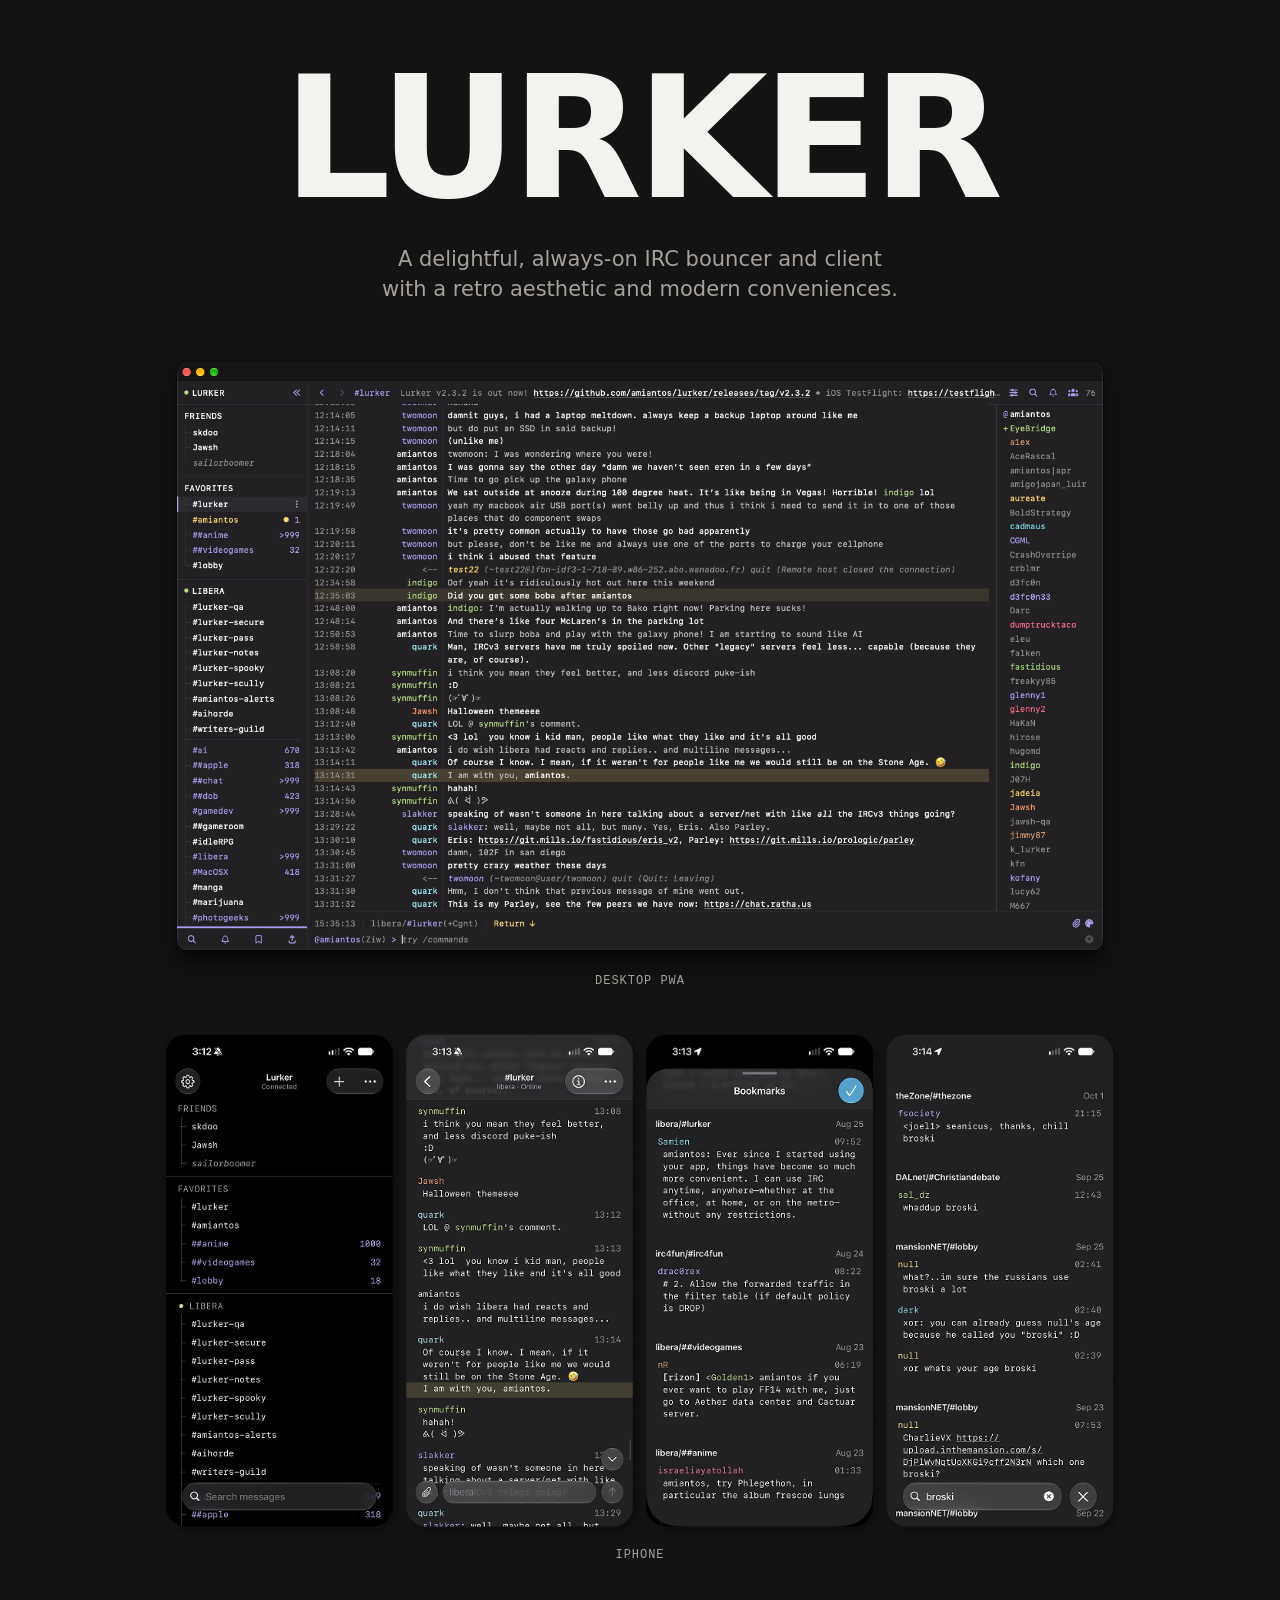
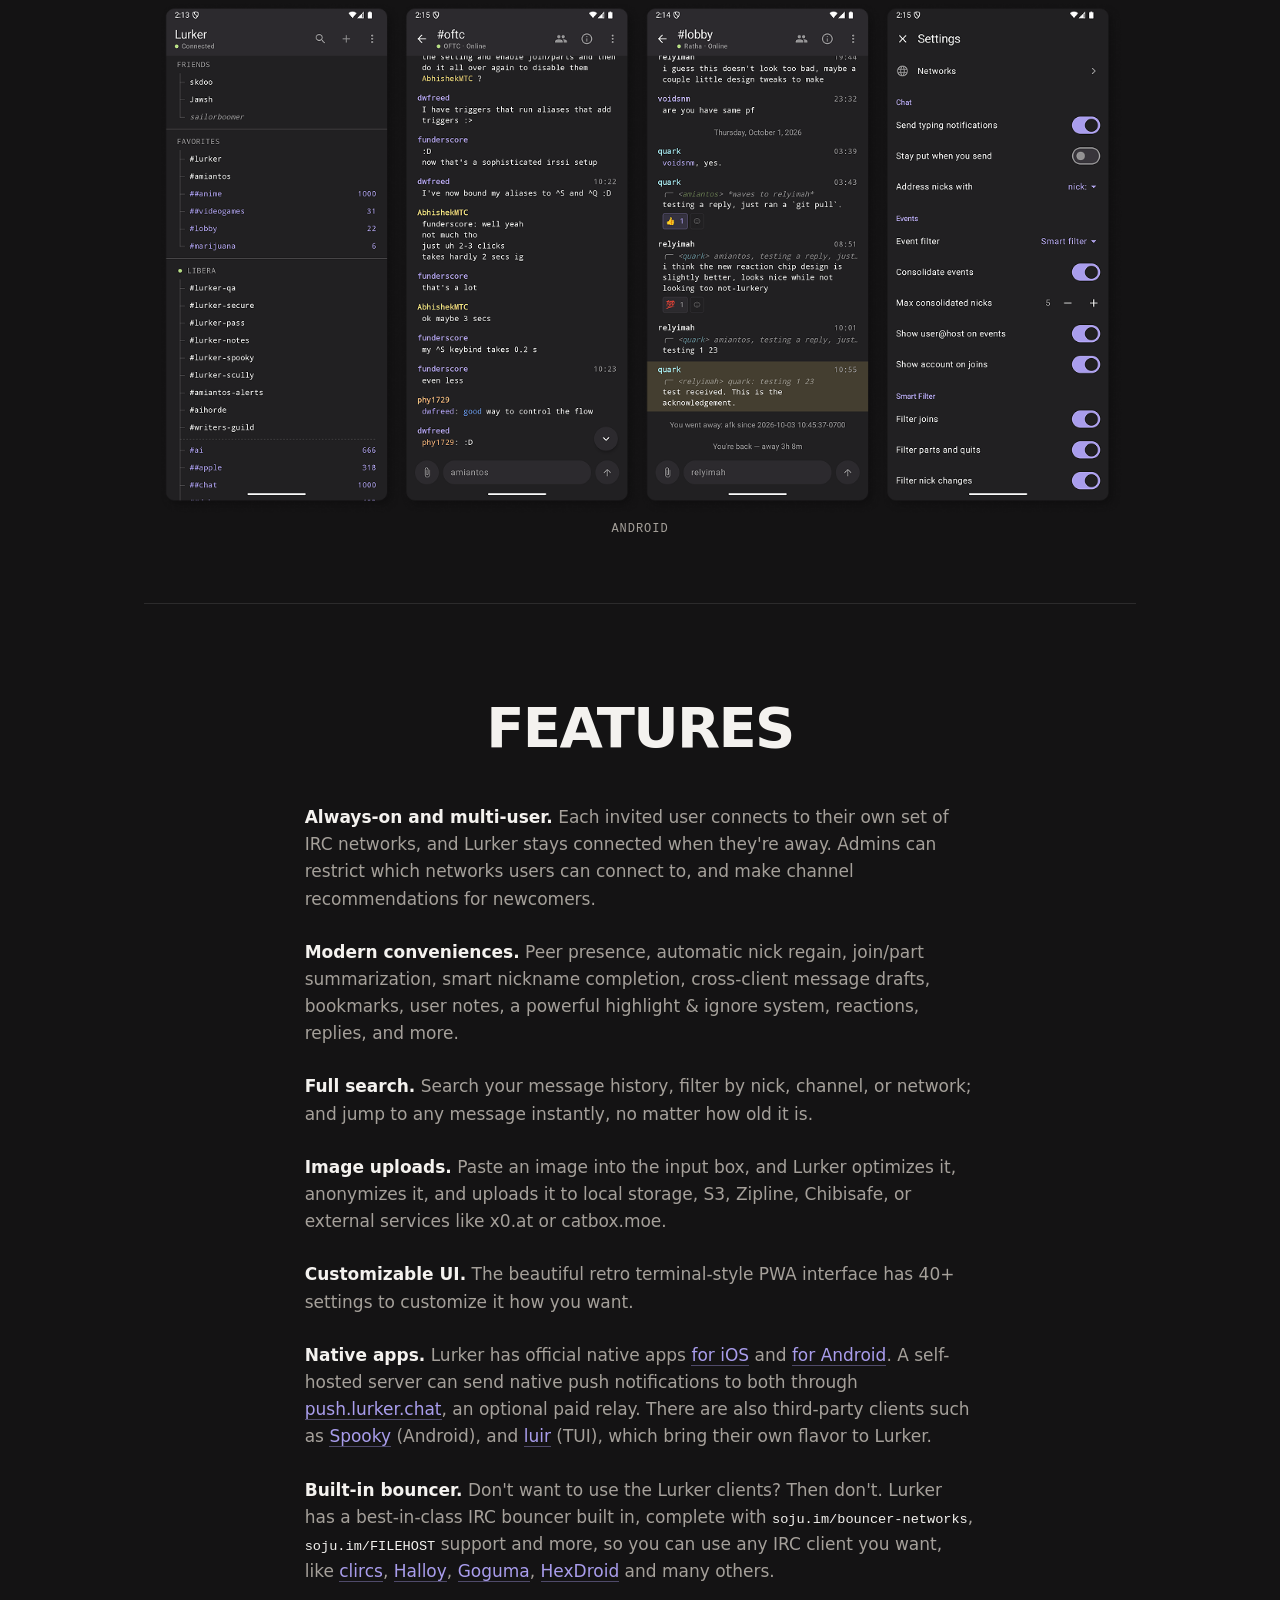
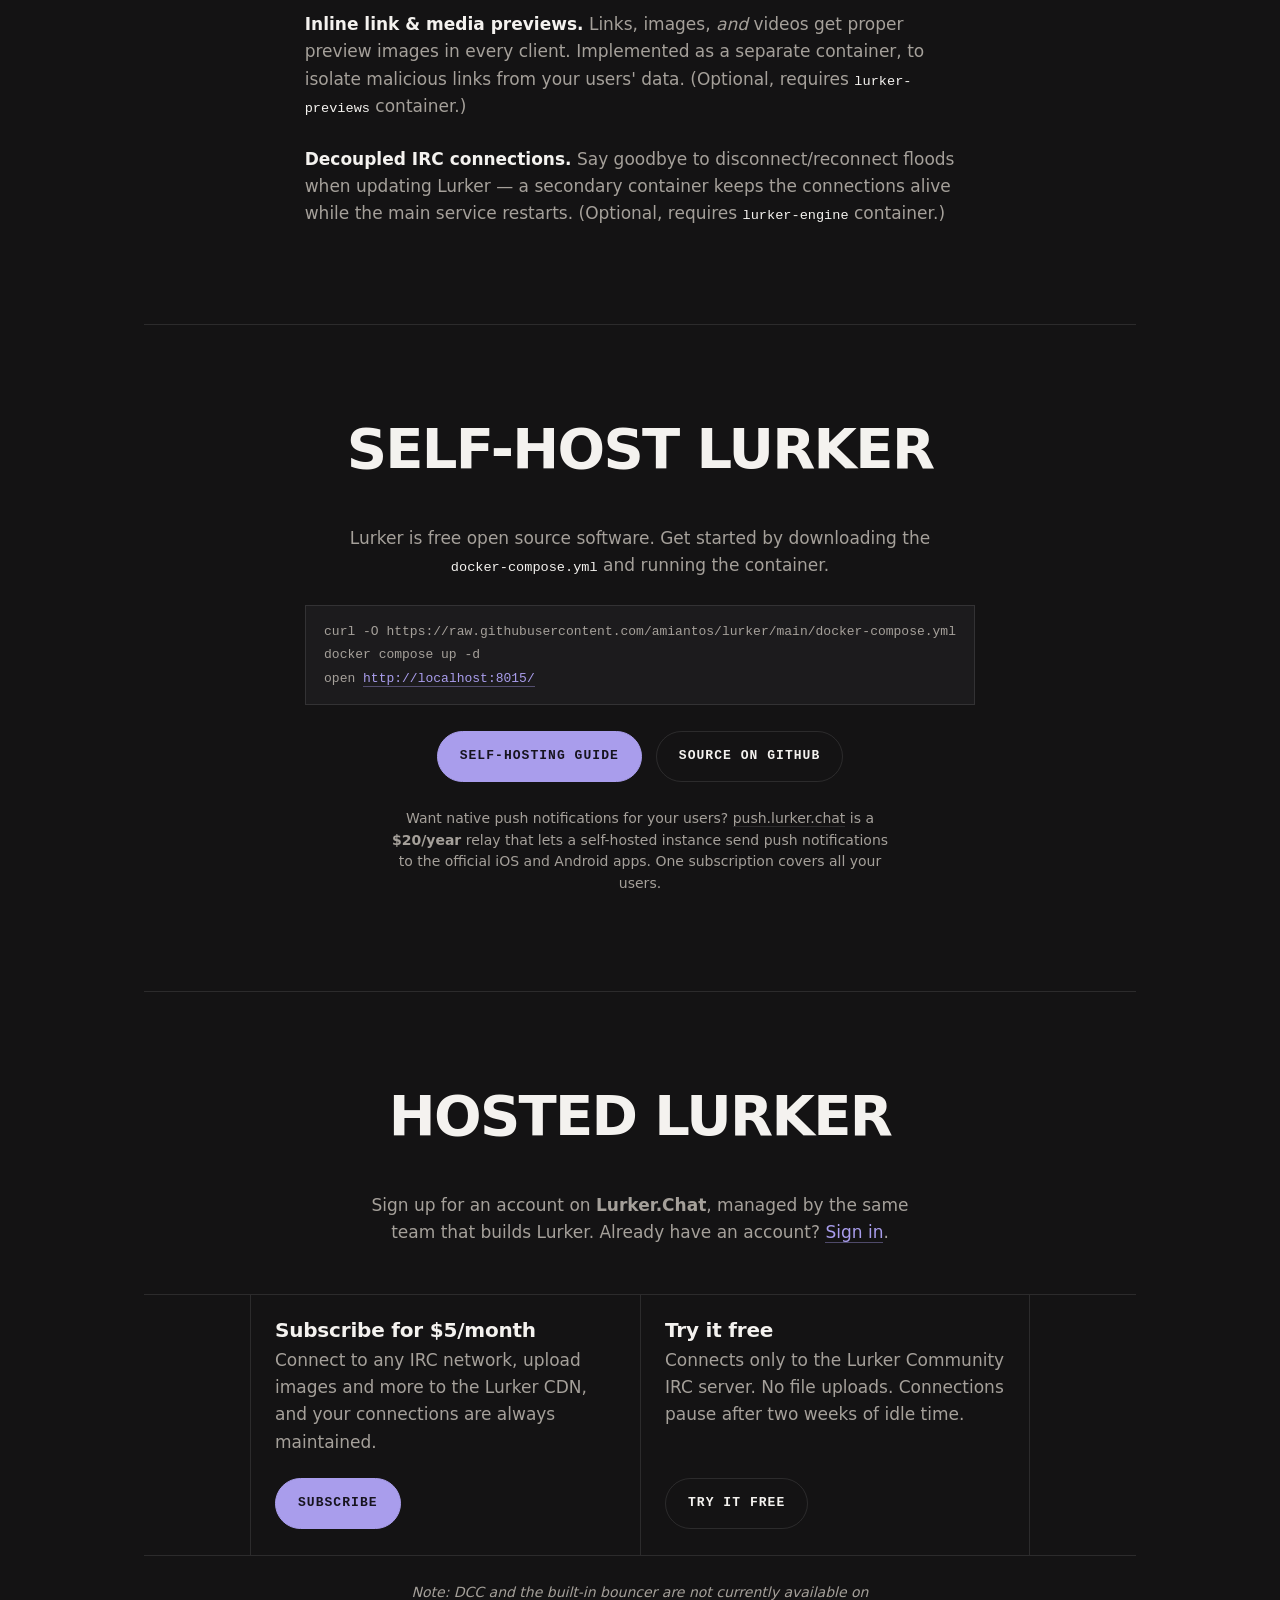
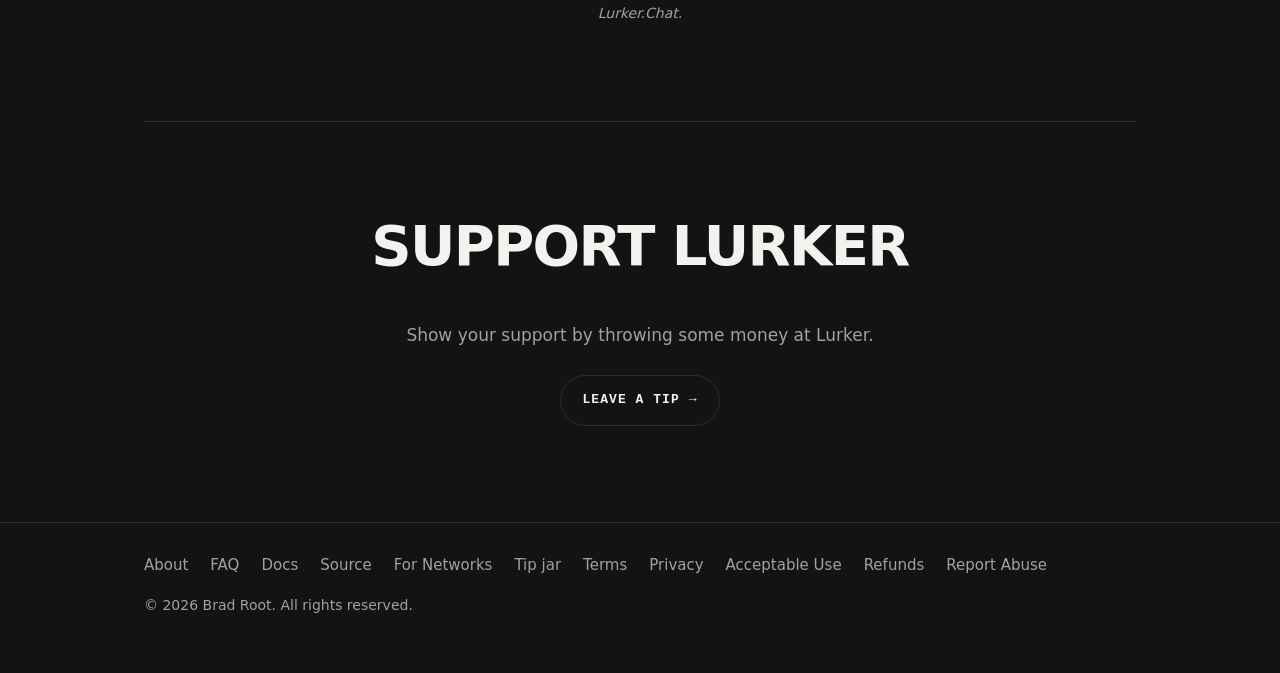
<file: index.html>
<!doctype html>
<html lang="en">
<head>
<meta charset="utf-8" />
<meta name="viewport" content="width=device-width, initial-scale=1" />
<title>Lurker — a delightful IRC bouncer and client</title>
<meta name="description" content="Lurker is a delightful, always-on IRC bouncer and client with a retro aesthetic and modern conveniences. Self-host it free, or let us run it for you at lurker.chat." />
<meta property="og:title" content="Lurker" />
<meta property="og:description" content="A delightful, always-on IRC bouncer and client with a retro aesthetic and modern conveniences." />
<meta property="og:type" content="website" />
<meta property="og:url" content="https://lurker.chat/" />
<meta property="og:image" content="https://lurker.chat/img/screenshot.png" />
<meta name="twitter:card" content="summary_large_image" />
<link rel="stylesheet" href="/style.css" />
<link rel="icon" href="/favicon.ico" sizes="any" />
<link rel="icon" type="image/png" sizes="32x32" href="/img/favicon-32.png" />
<link rel="icon" type="image/png" sizes="16x16" href="/img/favicon-16.png" />
<link rel="apple-touch-icon" href="/img/apple-touch-icon.png" />
</head>
<body>

<main class="wrap">

  <section class="hero">
    <h1>Lurker</h1>
    <p class="lede">A delightful, always-on IRC bouncer and client with a retro aesthetic and modern conveniences.</p>
  </section>

  <section class="shots">
    <figure class="shot shot-desktop">
      <a href="#fig1" aria-label="Enlarge the Lurker screenshot"><img src="/img/screenshot.png" alt="The Lurker web client: a network and channel list, an active conversation, and a member list in a dark retro terminal interface." width="1675" height="1103" /></a>
      <figcaption>Desktop PWA</figcaption>
    </figure>
    <figure class="shot">
      <a href="#fig2" aria-label="Enlarge the Lurker for iOS screenshots"><img src="/img/ios-screenshot.png" alt="Lurker for iOS: the buffer list, a channel conversation, bookmarks, and message search." width="1289" height="695" loading="lazy" /></a>
      <figcaption>iPhone</figcaption>
    </figure>
    <figure class="shot">
      <a href="#fig3" aria-label="Enlarge the Lurker for Android screenshots"><img src="/img/android-screenshot.png" alt="Lurker for Android: the buffer list, two channel conversations with replies and reactions, and settings." width="1289" height="695" loading="lazy" /></a>
      <figcaption>Android</figcaption>
    </figure>
  </section>

  <section class="features">
    <h2>Features</h2>
    <ul>
      <li><b>Always-on and multi-user.</b> Each invited user connects to their own set of IRC networks, and Lurker stays connected when they're away. Admins can restrict which networks users can connect to, and make channel recommendations for newcomers.</li>
      <li><b>Modern conveniences.</b> Peer presence, automatic nick regain, join/part summarization, smart nickname completion, cross-client message drafts, bookmarks, user notes, a powerful highlight &amp; ignore system, reactions, replies, and more.</li>
      <li><b>Full search.</b> Search your message history, filter by nick, channel, or network; and jump to any message instantly, no matter how old it is.</li>
      <li><b>Image uploads.</b> Paste an image into the input box, and Lurker optimizes it, anonymizes it, and uploads it to local storage, S3, Zipline, Chibisafe, or external services like x0.at or catbox.moe.</li>
      <li><b>Customizable UI.</b> The beautiful retro terminal-style PWA interface has 40+ settings to customize it how you want.</li>
      <li><b>Native apps.</b> Lurker has official native apps <a href="https://github.com/amiantos/lurker-ios">for iOS</a> and <a href="https://github.com/amiantos/lurker-android">for Android</a>. A self-hosted server can send native push notifications to both through <a href="https://push.lurker.chat">push.lurker.chat</a>, an optional paid relay. There are also third-party clients such as <a href="https://github.com/JawshTheDark/Spooky">Spooky</a> (Android), and <a href="https://luir.org">luir</a> (TUI), which bring their own flavor to Lurker.</li>
      <li><b>Built-in bouncer.</b> Don't want to use the Lurker clients? Then don't. Lurker has a best-in-class IRC bouncer built in, complete with <code>soju.im/bouncer-networks</code>, <code>soju.im/FILEHOST</code> support and more, so you can use any IRC client you want, like <a href="https://github.com/rekkals/clircs">clircs</a>, <a href="https://github.com/squidowl/halloy">Halloy</a>, <a href="https://codeberg.org/emersion/goguma">Goguma</a>, <a href="https://github.com/boxlabss/hexdroid">HexDroid</a> and many others.</li>
      <li><b>Inline link &amp; media previews.</b> Links, images, <em>and</em> videos get proper preview images in every client. Implemented as a separate container, to isolate malicious links from your users' data. (Optional, requires <code>lurker-previews</code> container.)</li>
      <li><b>Decoupled IRC connections.</b> Say goodbye to disconnect/reconnect floods when updating Lurker — a secondary container keeps the connections alive while the main service restarts. (Optional, requires <code>lurker-engine</code> container.)</li>
    </ul>
  </section>

  <section class="doors" id="get-lurker">
    <h2>Self-Host Lurker</h2>
    <p class="doors-lede">Lurker is free open source software. Get started by downloading the <code>docker-compose.yml</code> and running the container.</p>
    <pre class="cmd"><code>curl -O https://raw.githubusercontent.com/amiantos/lurker/main/docker-compose.yml
docker compose up -d
open <a href="http://localhost:8015/">http://localhost:8015/</a></code></pre>
    <p class="actions">
      <a class="btn primary" href="https://docs.lurker.chat/SELF_HOSTING">Self-hosting guide</a>
      <a class="btn" href="https://github.com/amiantos/lurker">Source on GitHub</a>
    </p>
    <p class="fineprint muted">Want native push notifications for your users? <a href="https://push.lurker.chat">push.lurker.chat</a> is a <strong>$20/year</strong> relay that lets a self-hosted instance send push notifications to the official iOS and Android apps. One subscription covers all your users.</p>
  </section>

  <section class="doors" id="pay-for-lurker">
    <h2>Hosted Lurker</h2>
    <p class="doors-lede">Sign up for an account on <strong>Lurker.Chat</strong>, managed by the same team that builds Lurker. Already have an account? <a href="https://app.lurker.chat/login">Sign in</a>.</p>
    <div class="plans">
      <div class="split titled">
        <div>
          <h3>Subscribe for $5/month</h3>
          <p>Connect to any IRC network, upload images and more to the Lurker CDN, and your connections are always maintained.</p>
          <p class="actions"><a class="btn primary" href="https://app.lurker.chat/signup?plan=paid">Subscribe</a></p>
        </div>
        <div>
          <h3>Try it free</h3>
          <p>Connects only to the Lurker Community IRC server. No file uploads. Connections pause after two weeks of idle time.</p>
          <p class="actions"><a class="btn" href="https://app.lurker.chat/signup">Try it free</a></p>
        </div>
      </div>
    </div>
    <p class="fineprint muted"><em>Note: DCC and the built-in bouncer are not currently available on Lurker.Chat.</em></p>
  </section>

  <section class="doors" id="support-lurker">
    <h2>Support Lurker</h2>
    <p class="doors-lede">Show your support by throwing some money at Lurker.</p>
    <p class="actions"><a class="btn" href="https://buy.stripe.com/bJe00lfnN3HO3a920e3sI00">Leave a tip &rarr;</a></p>
  </section>

</main>

<footer class="footer">
  <div class="wrap">
    <nav>
      <a href="/about">About</a>
      <a href="/faq">FAQ</a>
      <a href="https://docs.lurker.chat">Docs</a>
      <a href="https://github.com/amiantos/lurker">Source</a>
      <a href="/networks">For Networks</a>
      <a href="https://buy.stripe.com/bJe00lfnN3HO3a920e3sI00">Tip jar</a>
      <a href="/terms">Terms</a>
      <a href="/privacy">Privacy</a>
      <a href="/acceptable-use">Acceptable Use</a>
      <a href="/refunds">Refunds</a>
      <a href="/abuse">Report Abuse</a>
    </nav>
    <p class="fineprint">© 2026 Brad Root. All rights reserved.</p>
  </div>
</footer>

<a href="#_" id="fig1" class="lightbox" aria-label="Close enlarged screenshot"><img src="/img/screenshot.png" alt="" /></a>
<a href="#_" id="fig2" class="lightbox" aria-label="Close enlarged screenshot"><img src="/img/ios-screenshot.png" alt="" /></a>
<a href="#_" id="fig3" class="lightbox" aria-label="Close enlarged screenshot"><img src="/img/android-screenshot.png" alt="" /></a>

<!-- 100% privacy-first analytics -->
<script async src="https://scripts.simpleanalyticscdn.com/latest.js"></script>

</body>
</html>
</file>
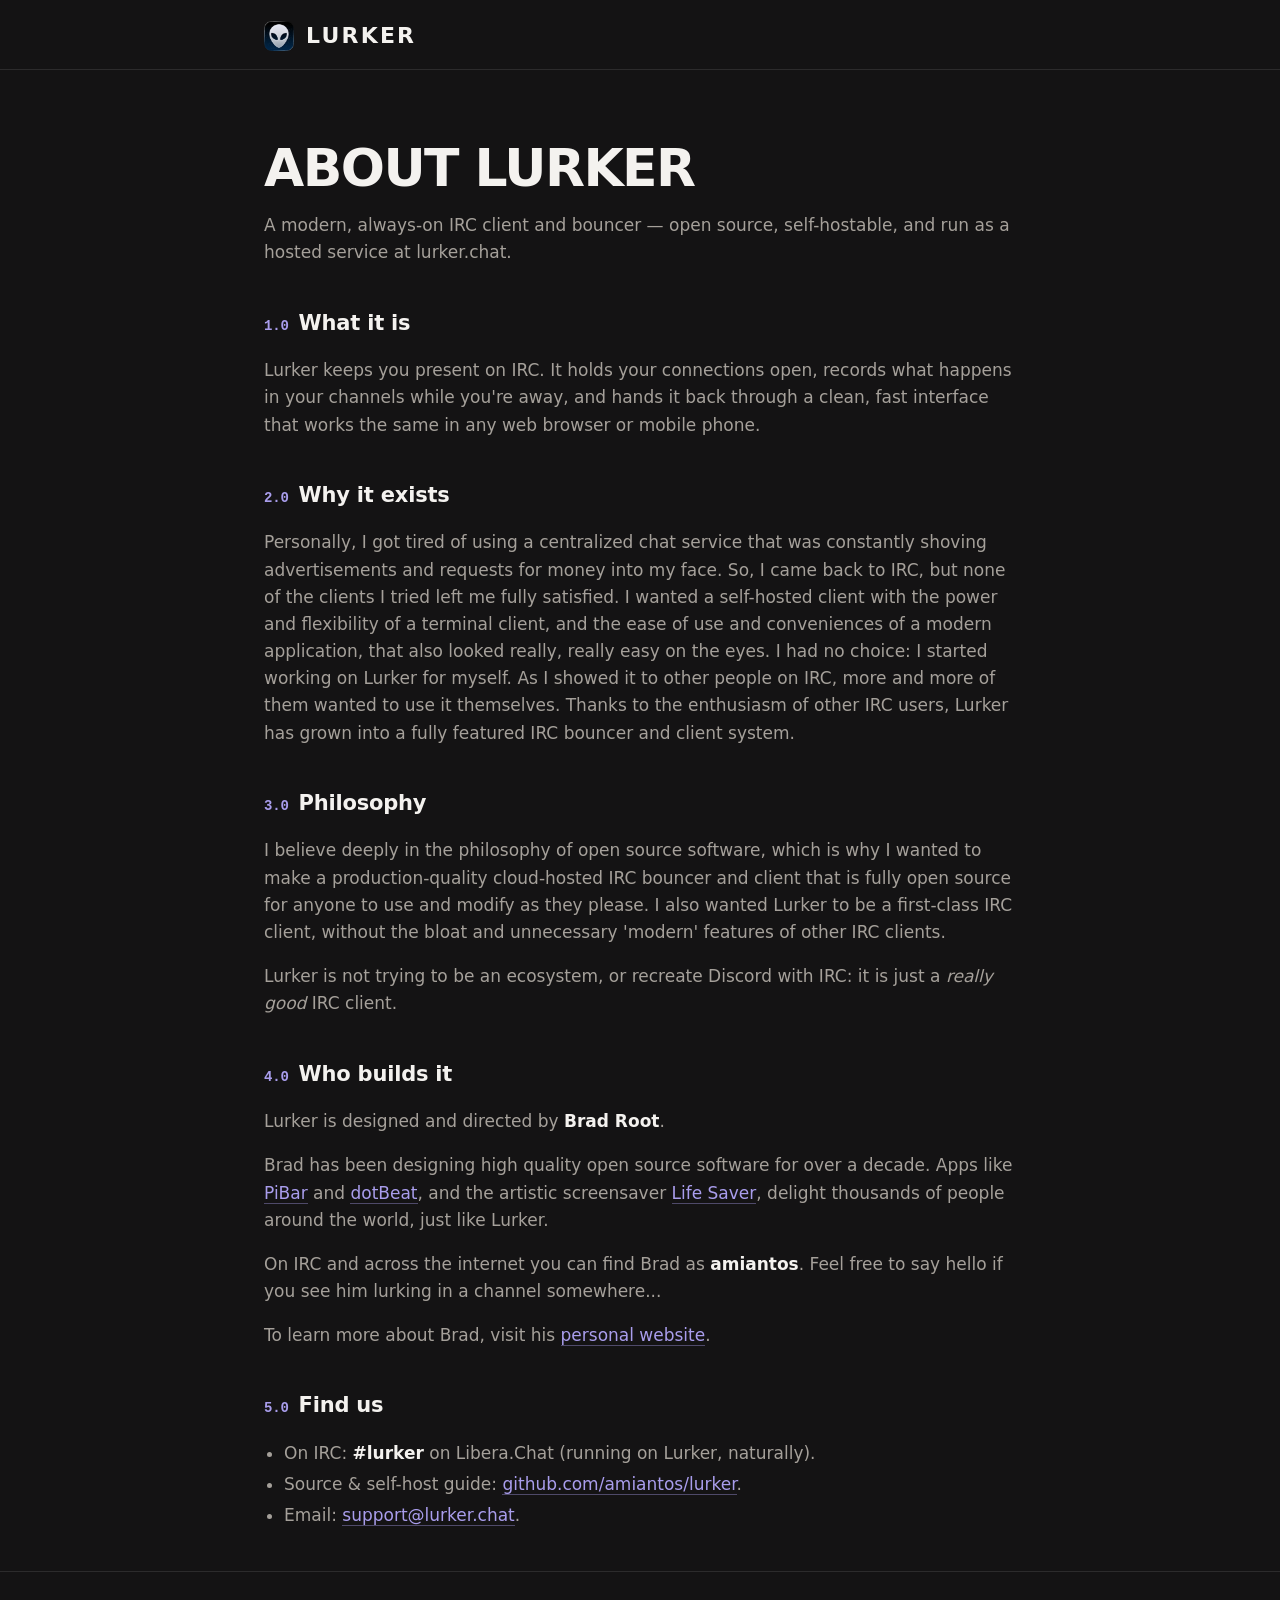
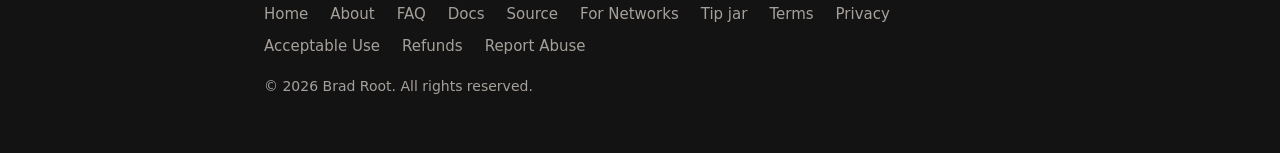
<file: about.html>
<!doctype html>
<html lang="en">
<head>
<meta charset="utf-8" />
<meta name="viewport" content="width=device-width, initial-scale=1" />
<title>Lurker — About</title>
<meta name="description" content="What Lurker is, why it exists, and who builds and runs it: a modern, always-on, open-source IRC client — self-host it free, or use the hosted service at lurker.chat." />
<link rel="stylesheet" href="/style.css" />
<link rel="icon" href="/favicon.ico" sizes="any" />
<link rel="icon" type="image/png" sizes="32x32" href="/img/favicon-32.png" />
<link rel="icon" type="image/png" sizes="16x16" href="/img/favicon-16.png" />
<link rel="apple-touch-icon" href="/img/apple-touch-icon.png" />
</head>
<body class="doc">

<header class="masthead">
  <div class="wrap">
    <a class="brand" href="/"><img class="mark" src="/img/lurker-icon.png" alt="Lurker" width="30" height="30" /><span class="wordmark">LURKER</span></a>
  </div>
</header>

<main class="wrap prose">
  <h1>About Lurker</h1>
  <p class="muted">A modern, always-on IRC client and bouncer — open source, self-hostable, and run
    as a hosted service at lurker.chat.</p>

  <h2><span class="s">1.0</span>What it is</h2>
  <p>Lurker keeps you present on IRC. It holds your connections open, records what happens in your
    channels while you're away, and hands it back through a clean, fast interface that works the same
    in any web browser or mobile phone.</p>

  <h2><span class="s">2.0</span>Why it exists</h2>
  <p>Personally, I got tired of using a centralized chat service that was constantly shoving advertisements and
    requests for money into my face. So, I came back to IRC, but none of the clients I tried left me fully
    satisfied. I wanted a self-hosted client with the power and flexibility of a terminal client, and the 
    ease of use and conveniences of a modern application, that also looked really, really easy on the eyes.
    I had no choice: I started working on Lurker for myself. As I showed it to other people on IRC,
    more and more of them wanted to use it themselves. Thanks to the enthusiasm of other IRC users, Lurker
    has grown into a fully featured IRC bouncer and client system.</p>

  <h2><span class="s">3.0</span>Philosophy</h2>
  <p>I believe deeply in the philosophy of open source software, which is why I wanted to make a production-quality
    cloud-hosted IRC bouncer and client that is fully open source for anyone to use and modify as they please. I 
    also wanted Lurker to be a first-class IRC client, without the bloat and unnecessary 'modern' features of other
    IRC clients.</p>
  <p>Lurker is not trying to be an ecosystem, or recreate Discord with IRC: it is just a <em>really good</em> IRC client.</p>

  <h2><span class="s">4.0</span>Who builds it</h2>
  <p>Lurker is designed and directed by <strong>Brad Root</strong>.</p>
  <p>Brad has been designing high quality open source software for over a decade. Apps like <a href="https://github.com/amiantos/pibar">PiBar</a>
    and <a href="https://github.com/amiantos/dotbeat">dotBeat</a>, and the artistic screensaver
    <a href="https://github.com/amiantos/lifesaver">Life Saver</a>, delight thousands of people around the world, just like Lurker.</p>
  <p>On IRC and across the internet you can find Brad as <strong>amiantos</strong>. Feel free to say hello if you see him lurking in a channel somewhere...</p>
  <p>To learn more about Brad, visit his <a href="https://bradroot.me">personal website</a>.</p>

  <h2><span class="s">5.0</span>Find us</h2>
  <ul>
    <li>On IRC: <strong>#lurker</strong> on Libera.Chat (running on Lurker, naturally).</li>
    <li>Source &amp; self-host guide: <a href="https://github.com/amiantos/lurker">github.com/amiantos/lurker</a>.</li>
    <li>Email: <a href="mailto:support@lurker.chat">support@lurker.chat</a>.</li>
  </ul>
</main>

<footer class="footer">
  <div class="wrap">
    <nav>
      <a href="/">Home</a>
      <a href="/about">About</a>
      <a href="/faq">FAQ</a>
      <a href="https://docs.lurker.chat">Docs</a>
      <a href="https://github.com/amiantos/lurker">Source</a>
      <a href="/networks">For Networks</a>
      <a href="https://buy.stripe.com/bJe00lfnN3HO3a920e3sI00">Tip jar</a>
      <a href="/terms">Terms</a>
      <a href="/privacy">Privacy</a>
      <a href="/acceptable-use">Acceptable Use</a>
      <a href="/refunds">Refunds</a>
      <a href="/abuse">Report Abuse</a>
    </nav>
    <p class="fineprint">© 2026 Brad Root. All rights reserved.</p>
  </div>
</footer>

<!-- 100% privacy-first analytics -->
<script async src="https://scripts.simpleanalyticscdn.com/latest.js"></script>
</body>
</html>
</file>
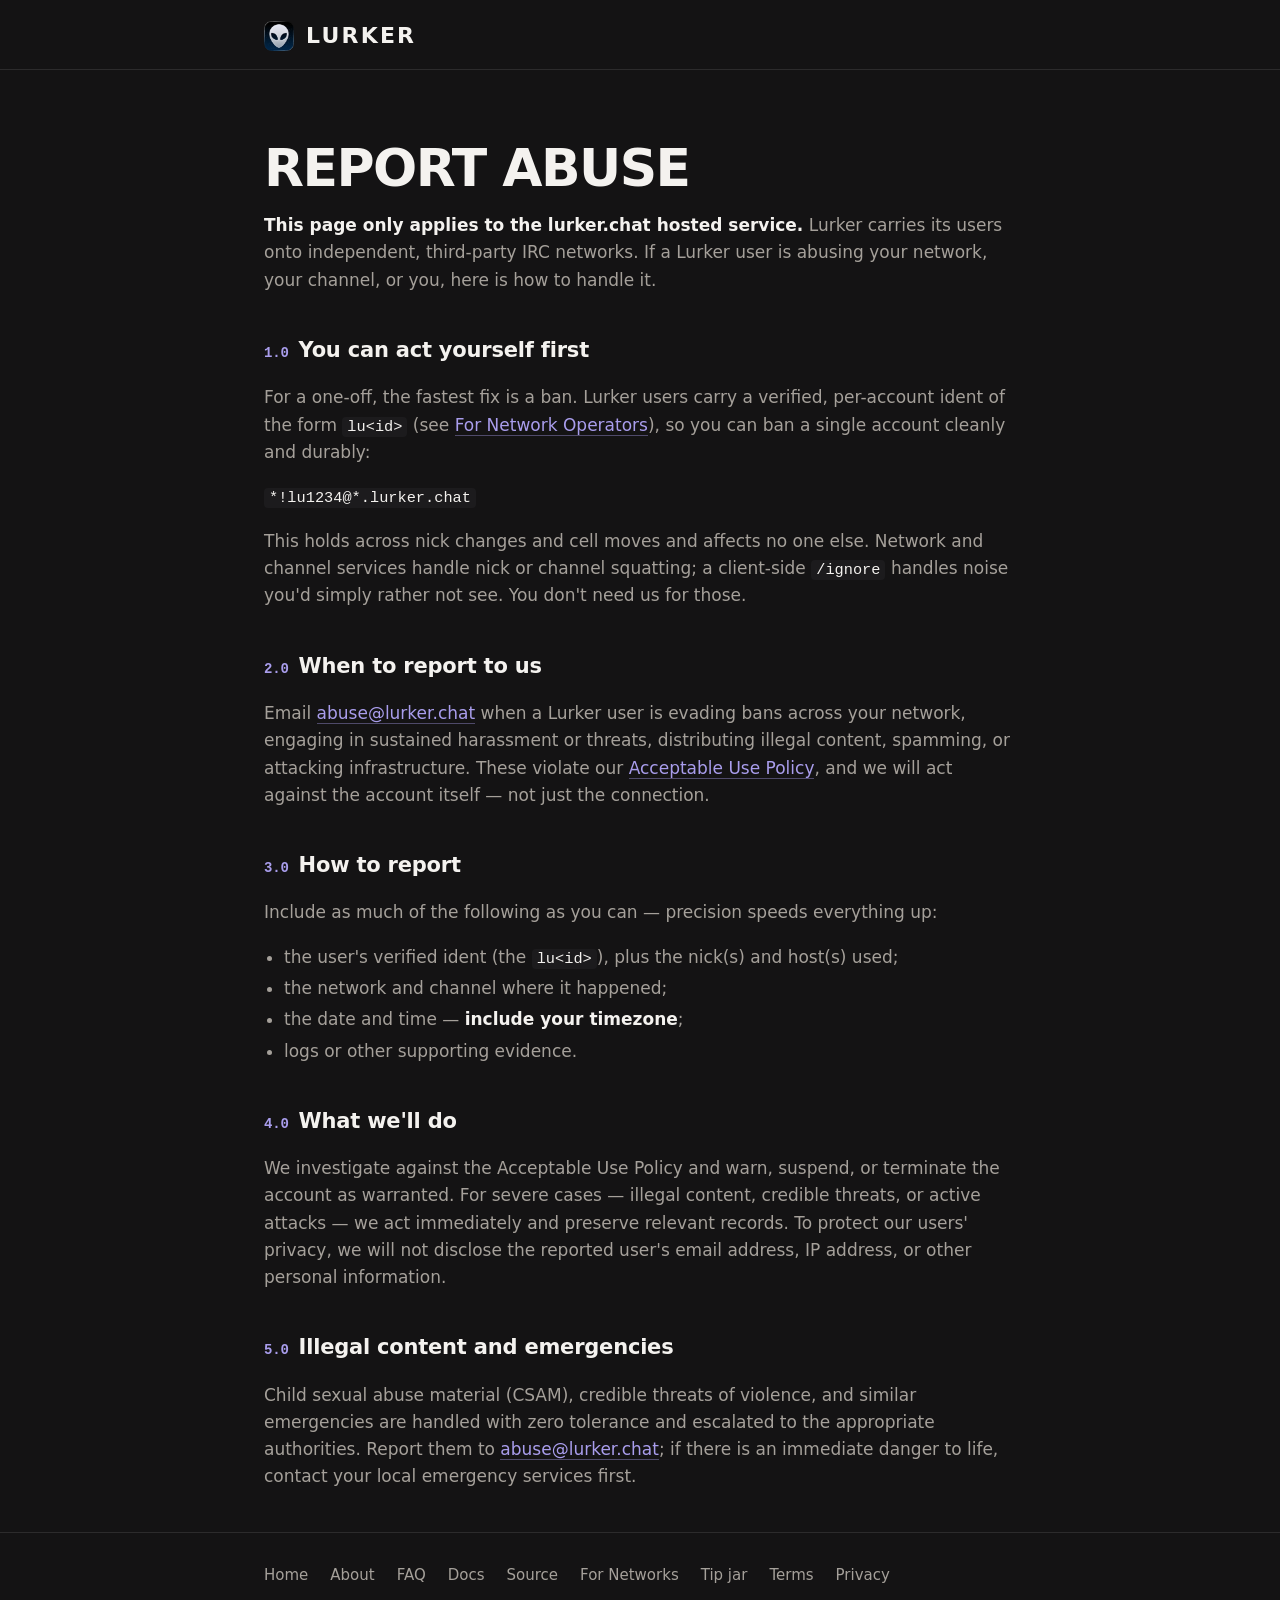
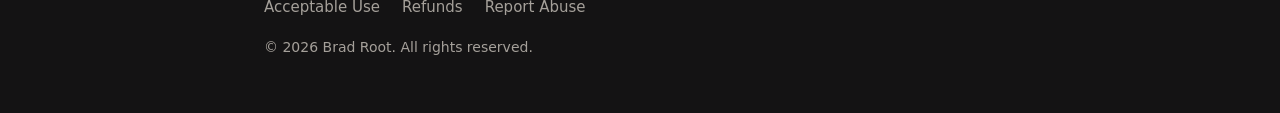
<file: abuse.html>
<!doctype html>
<html lang="en">
<head>
<meta charset="utf-8" />
<meta name="viewport" content="width=device-width, initial-scale=1" />
<title>Lurker — Report Abuse</title>
<meta name="description" content="How to report an abusive Lurker user, and how to ban a single Lurker account by its verified ident." />
<link rel="stylesheet" href="/style.css" />
<link rel="icon" href="/favicon.ico" sizes="any" />
<link rel="icon" type="image/png" sizes="32x32" href="/img/favicon-32.png" />
<link rel="icon" type="image/png" sizes="16x16" href="/img/favicon-16.png" />
<link rel="apple-touch-icon" href="/img/apple-touch-icon.png" />
</head>
<body class="doc">

<header class="masthead">
  <div class="wrap">
    <a class="brand" href="/"><img class="mark" src="/img/lurker-icon.png" alt="Lurker" width="30" height="30" /><span class="wordmark">LURKER</span></a>
  </div>
</header>

<main class="wrap prose">
  <h1>Report abuse</h1>
  <p class="muted"><strong>This page only applies to the lurker.chat hosted service.</strong>
    Lurker carries its users onto independent, third-party IRC networks. If a Lurker
    user is abusing your network, your channel, or you, here is how to handle it.</p>

  <h2><span class="s">1.0</span>You can act yourself first</h2>
  <p>For a one-off, the fastest fix is a ban. Lurker users carry a verified, per-account ident of the
    form <code>lu&lt;id&gt;</code> (see <a href="/networks">For Network Operators</a>), so you can ban a
    single account cleanly and durably:</p>
  <p><code>*!lu1234@*.lurker.chat</code></p>
  <p>This holds across nick changes and cell moves and affects no one else. Network and channel
    services handle nick or channel squatting; a client-side <code>/ignore</code> handles noise you'd
    simply rather not see. You don't need us for those.</p>

  <h2><span class="s">2.0</span>When to report to us</h2>
  <p>Email <a href="mailto:abuse@lurker.chat">abuse@lurker.chat</a> when a Lurker user is evading bans
    across your network, engaging in sustained harassment or threats, distributing illegal content,
    spamming, or attacking infrastructure. These violate our
    <a href="/acceptable-use">Acceptable Use Policy</a>, and we will act against the account itself —
    not just the connection.</p>

  <h2><span class="s">3.0</span>How to report</h2>
  <p>Include as much of the following as you can — precision speeds everything up:</p>
  <ul>
    <li>the user's verified ident (the <code>lu&lt;id&gt;</code>), plus the nick(s) and host(s) used;</li>
    <li>the network and channel where it happened;</li>
    <li>the date and time — <strong>include your timezone</strong>;</li>
    <li>logs or other supporting evidence.</li>
  </ul>

  <h2><span class="s">4.0</span>What we'll do</h2>
  <p>We investigate against the Acceptable Use Policy and warn, suspend, or terminate the account as
    warranted. For severe cases — illegal content, credible threats, or active attacks — we act
    immediately and preserve relevant records. To protect our users' privacy, we will not disclose
    the reported user's email address, IP address, or other personal information.</p>

  <h2><span class="s">5.0</span>Illegal content and emergencies</h2>
  <p>Child sexual abuse material (CSAM), credible threats of violence, and similar emergencies are
    handled with zero tolerance and escalated to the appropriate authorities. Report them to
    <a href="mailto:abuse@lurker.chat">abuse@lurker.chat</a>; if there is an immediate danger to life,
    contact your local emergency services first.</p>
</main>

<footer class="footer">
  <div class="wrap">
    <nav>
      <a href="/">Home</a>
      <a href="/about">About</a>
      <a href="/faq">FAQ</a>
      <a href="https://docs.lurker.chat">Docs</a>
      <a href="https://github.com/amiantos/lurker">Source</a>
      <a href="/networks">For Networks</a>
      <a href="https://buy.stripe.com/bJe00lfnN3HO3a920e3sI00">Tip jar</a>
      <a href="/terms">Terms</a>
      <a href="/privacy">Privacy</a>
      <a href="/acceptable-use">Acceptable Use</a>
      <a href="/refunds">Refunds</a>
      <a href="/abuse">Report Abuse</a>
    </nav>
    <p class="fineprint">© 2026 Brad Root. All rights reserved.</p>
  </div>
</footer>

<!-- 100% privacy-first analytics -->
<script async src="https://scripts.simpleanalyticscdn.com/latest.js"></script>

</body>
</html>
</file>
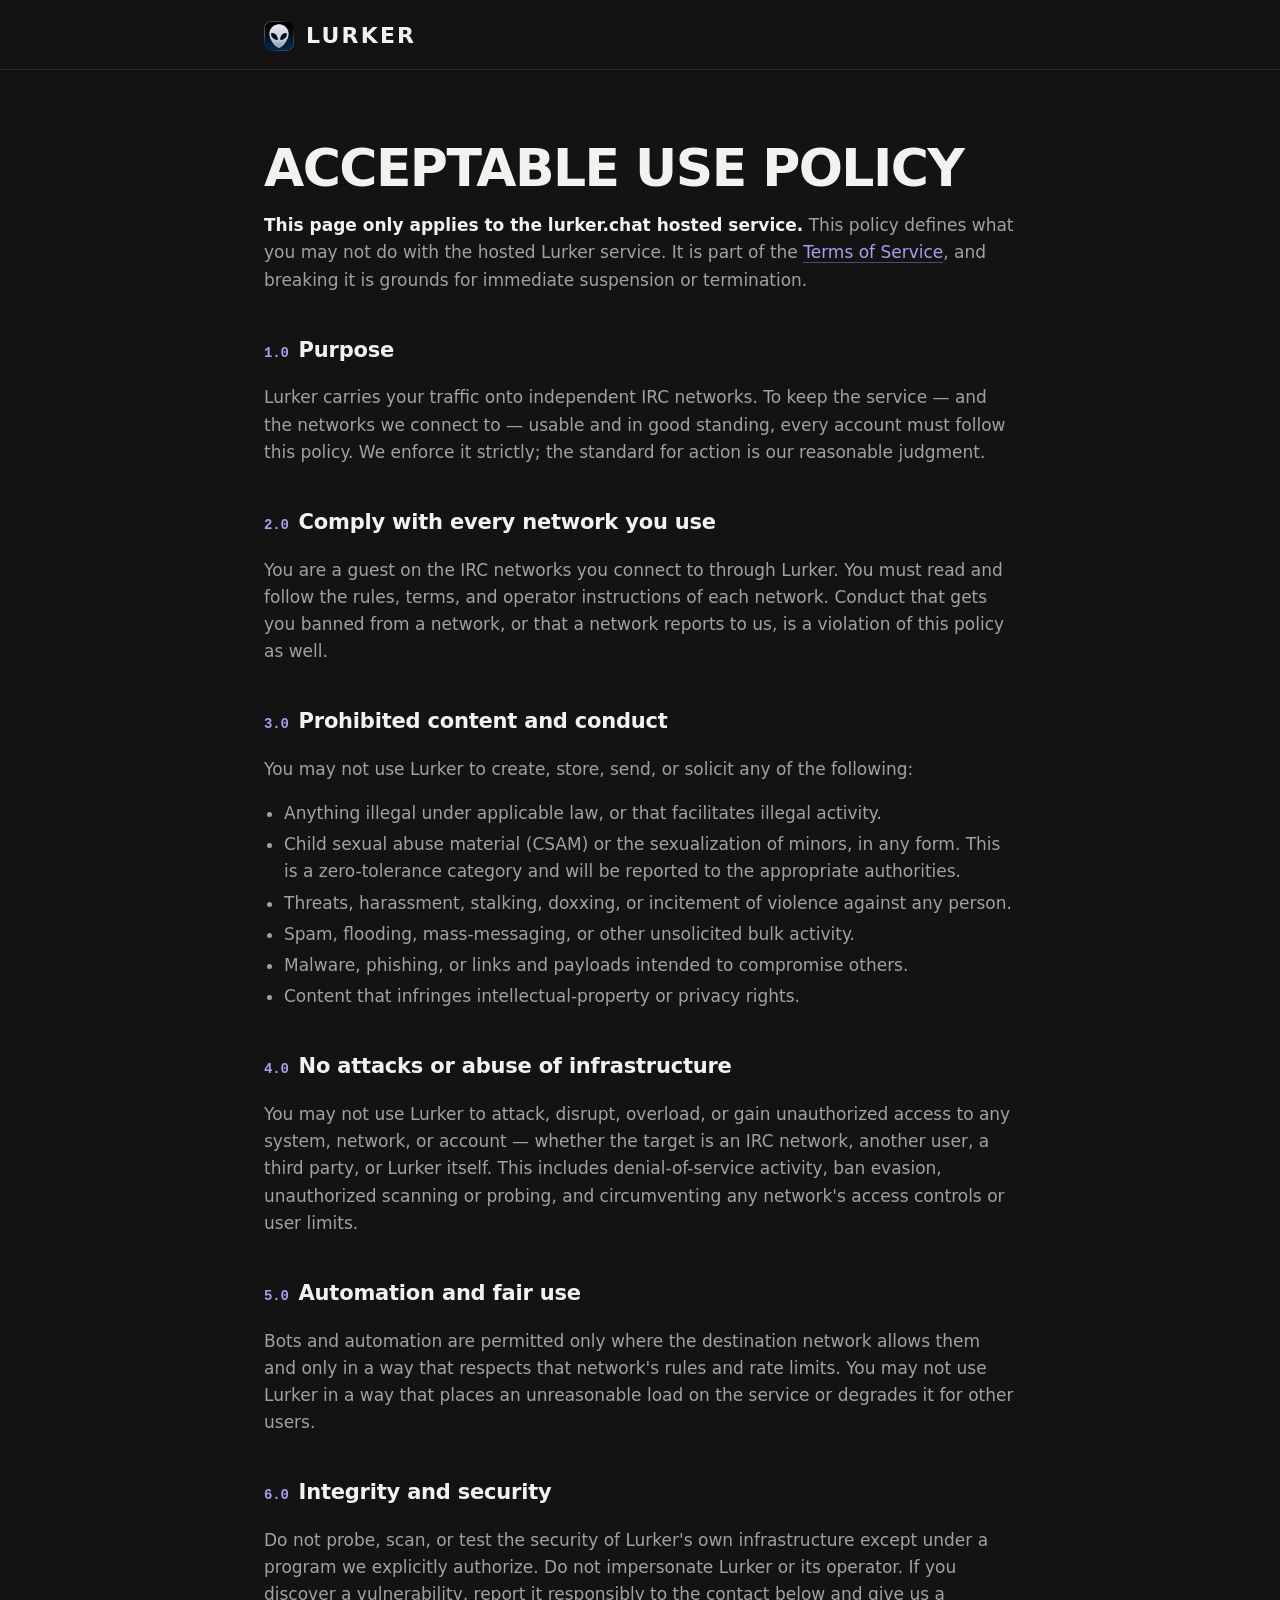
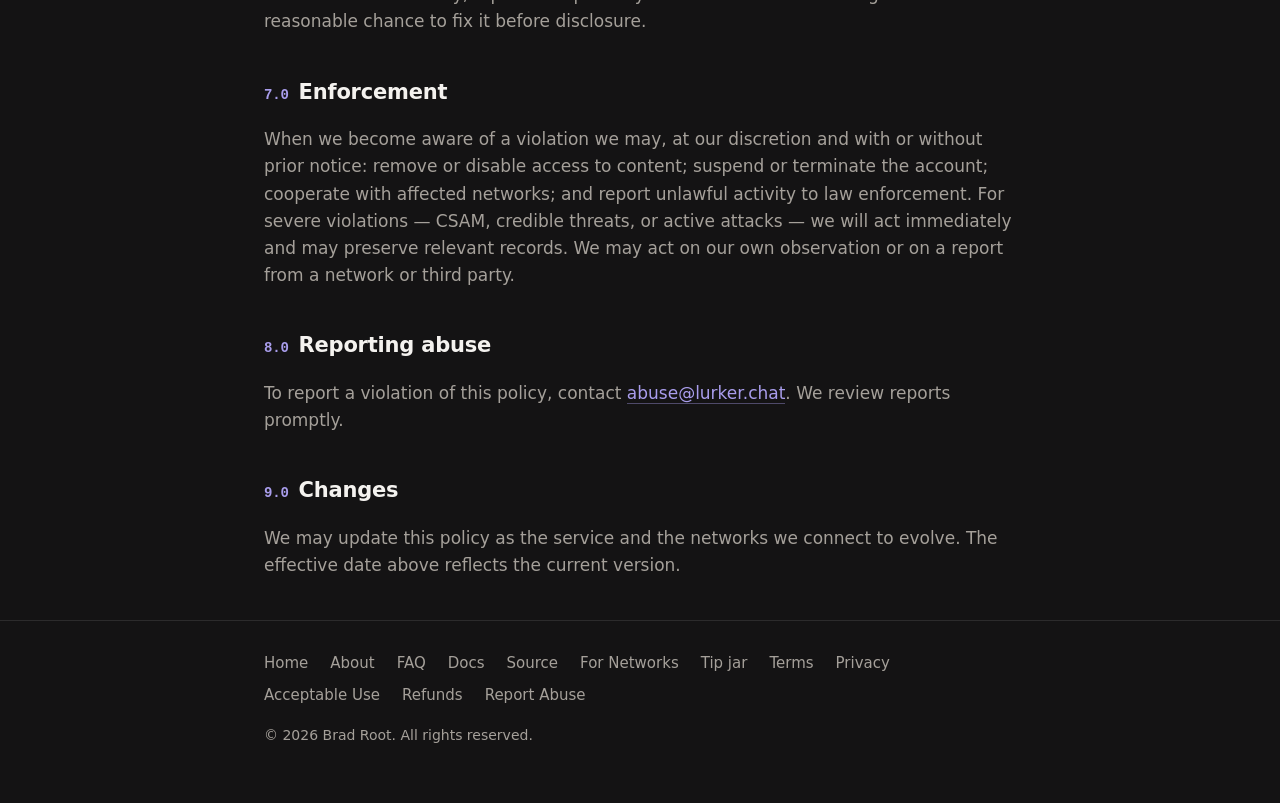
<file: acceptable-use.html>
<!doctype html>
<html lang="en">
<head>
<meta charset="utf-8" />
<meta name="viewport" content="width=device-width, initial-scale=1" />
<title>Lurker — Acceptable Use Policy</title>
<meta name="robots" content="index" />
<link rel="stylesheet" href="/style.css" />
<link rel="icon" href="/favicon.ico" sizes="any" />
<link rel="icon" type="image/png" sizes="32x32" href="/img/favicon-32.png" />
<link rel="icon" type="image/png" sizes="16x16" href="/img/favicon-16.png" />
<link rel="apple-touch-icon" href="/img/apple-touch-icon.png" />
</head>
<body class="doc">

<header class="masthead">
  <div class="wrap">
    <a class="brand" href="/"><img class="mark" src="/img/lurker-icon.png" alt="Lurker" width="30" height="30" /><span class="wordmark">LURKER</span></a>
  </div>
</header>

<main class="wrap prose">
  <h1>Acceptable Use Policy</h1>
  <p class="muted"><strong>This page only applies to the lurker.chat hosted service.</strong>
    This policy defines what you may not do with the hosted Lurker service. It is part
    of the <a href="/terms">Terms of Service</a>, and breaking it is grounds for immediate suspension
    or termination.</p>

  <h2><span class="s">1.0</span>Purpose</h2>
  <p>Lurker carries your traffic onto independent IRC networks. To keep the service — and the
    networks we connect to — usable and in good standing, every account must follow this policy. We
    enforce it strictly; the standard for action is our reasonable judgment.</p>

  <h2><span class="s">2.0</span>Comply with every network you use</h2>
  <p>You are a guest on the IRC networks you connect to through Lurker. You must read and follow the
    rules, terms, and operator instructions of each network. Conduct that gets you banned from a
    network, or that a network reports to us, is a violation of this policy as well.</p>

  <h2><span class="s">3.0</span>Prohibited content and conduct</h2>
  <p>You may not use Lurker to create, store, send, or solicit any of the following:</p>
  <ul>
    <li>Anything illegal under applicable law, or that facilitates illegal activity.</li>
    <li>Child sexual abuse material (CSAM) or the sexualization of minors, in any form. This is a
      zero-tolerance category and will be reported to the appropriate authorities.</li>
    <li>Threats, harassment, stalking, doxxing, or incitement of violence against any person.</li>
    <li>Spam, flooding, mass-messaging, or other unsolicited bulk activity.</li>
    <li>Malware, phishing, or links and payloads intended to compromise others.</li>
    <li>Content that infringes intellectual-property or privacy rights.</li>
  </ul>

  <h2><span class="s">4.0</span>No attacks or abuse of infrastructure</h2>
  <p>You may not use Lurker to attack, disrupt, overload, or gain unauthorized access to any system,
    network, or account — whether the target is an IRC network, another user, a third party, or
    Lurker itself. This includes denial-of-service activity, ban evasion, unauthorized scanning or
    probing, and circumventing any network's access controls or user limits.</p>

  <h2><span class="s">5.0</span>Automation and fair use</h2>
  <p>Bots and automation are permitted only where the destination network allows them and only in a
    way that respects that network's rules and rate limits. You may not use Lurker in a way that
    places an unreasonable load on the service or degrades it for other users.</p>

  <h2><span class="s">6.0</span>Integrity and security</h2>
  <p>Do not probe, scan, or test the security of Lurker's own infrastructure except under a program
    we explicitly authorize. Do not impersonate Lurker or its operator. If you discover a
    vulnerability, report it responsibly to the contact below and give us a reasonable chance to fix
    it before disclosure.</p>

  <h2><span class="s">7.0</span>Enforcement</h2>
  <p>When we become aware of a violation we may, at our discretion and with or without prior notice:
    remove or disable access to content; suspend or terminate the account; cooperate with affected
    networks; and report unlawful activity to law enforcement. For severe violations — CSAM,
    credible threats, or active attacks — we will act immediately and may preserve relevant records.
    We may act on our own observation or on a report from a network or third party.</p>

  <h2><span class="s">8.0</span>Reporting abuse</h2>
  <p>To report a violation of this policy, contact <a href="mailto:abuse@lurker.chat">abuse@lurker.chat</a>.
    We review reports promptly.</p>

  <h2><span class="s">9.0</span>Changes</h2>
  <p>We may update this policy as the service and the networks we connect to evolve. The effective
    date above reflects the current version.</p>
</main>

<footer class="footer">
  <div class="wrap">
    <nav>
      <a href="/">Home</a>
      <a href="/about">About</a>
      <a href="/faq">FAQ</a>
      <a href="https://docs.lurker.chat">Docs</a>
      <a href="https://github.com/amiantos/lurker">Source</a>
      <a href="/networks">For Networks</a>
      <a href="https://buy.stripe.com/bJe00lfnN3HO3a920e3sI00">Tip jar</a>
      <a href="/terms">Terms</a>
      <a href="/privacy">Privacy</a>
      <a href="/acceptable-use">Acceptable Use</a>
      <a href="/refunds">Refunds</a>
      <a href="/abuse">Report Abuse</a>
    </nav>
    <p class="fineprint">© 2026 Brad Root. All rights reserved.</p>
  </div>
</footer>

<!-- 100% privacy-first analytics -->
<script async src="https://scripts.simpleanalyticscdn.com/latest.js"></script>

</body>
</html>
</file>
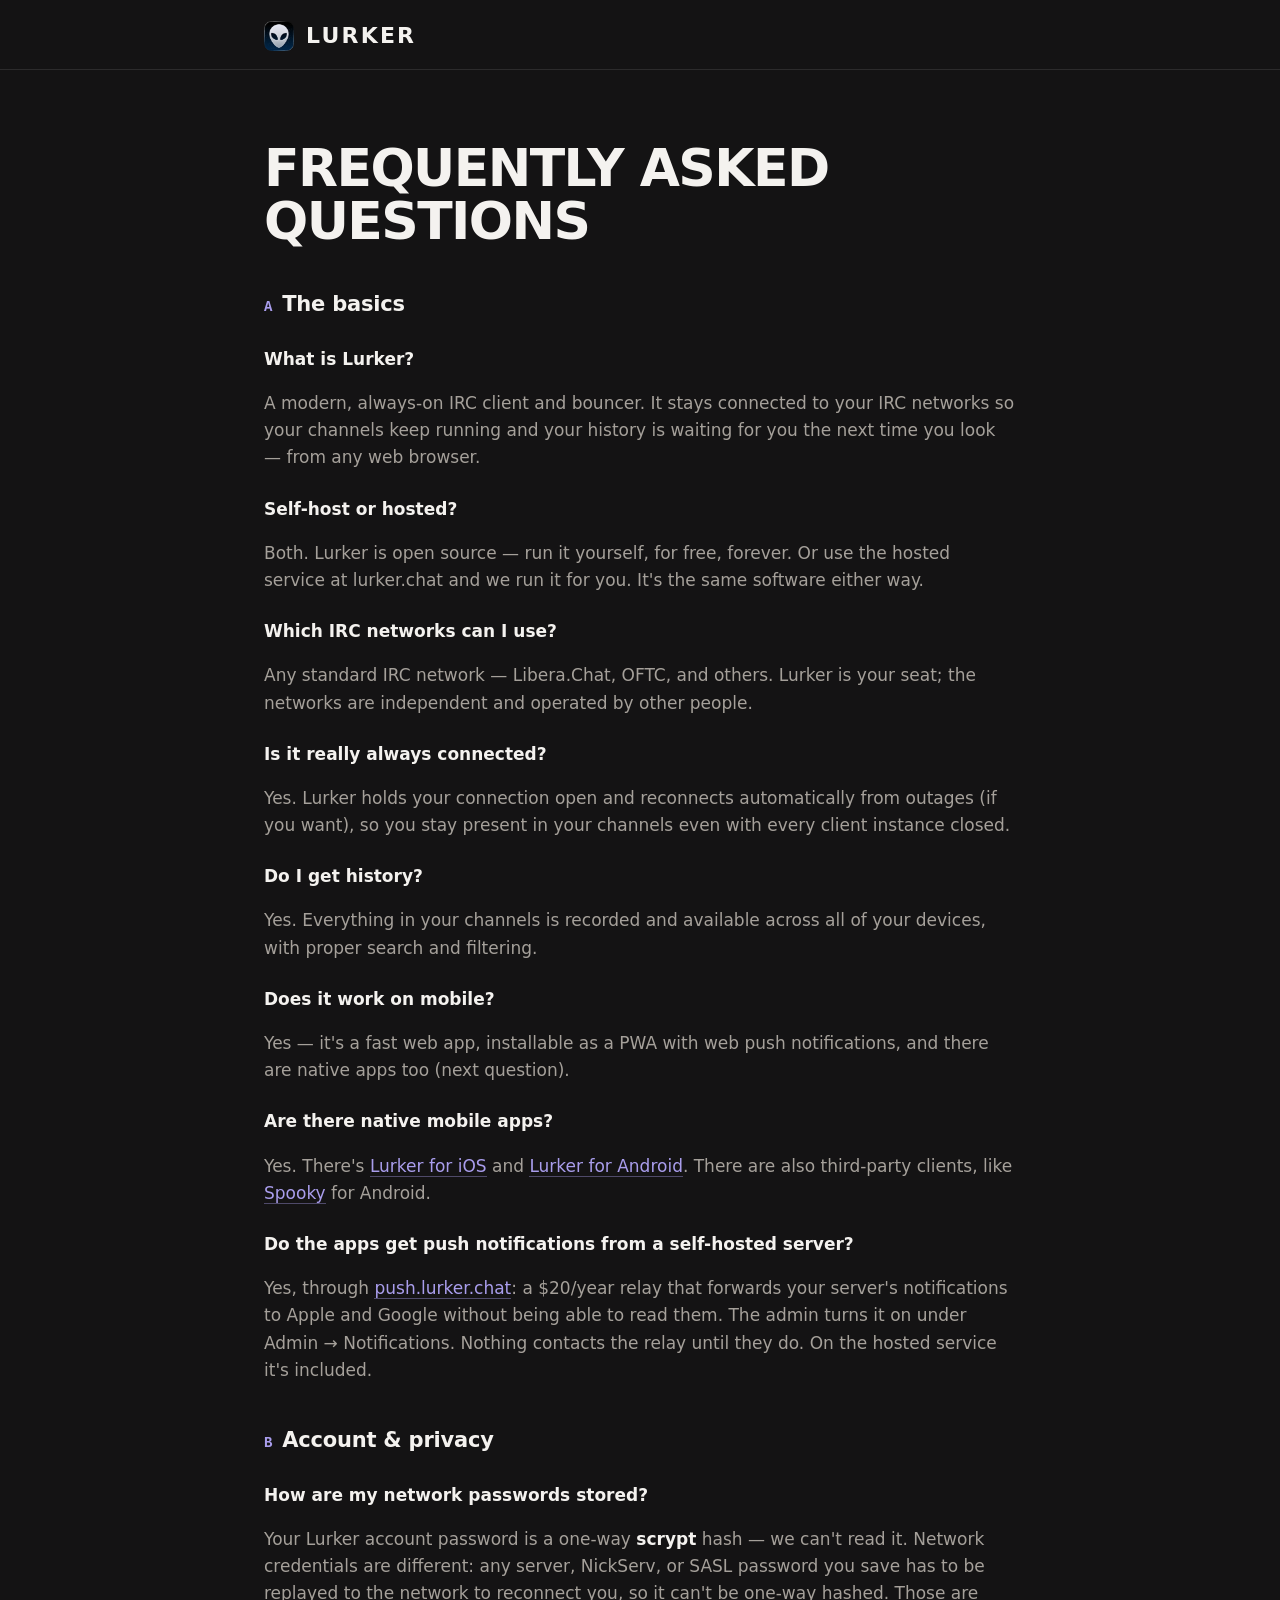
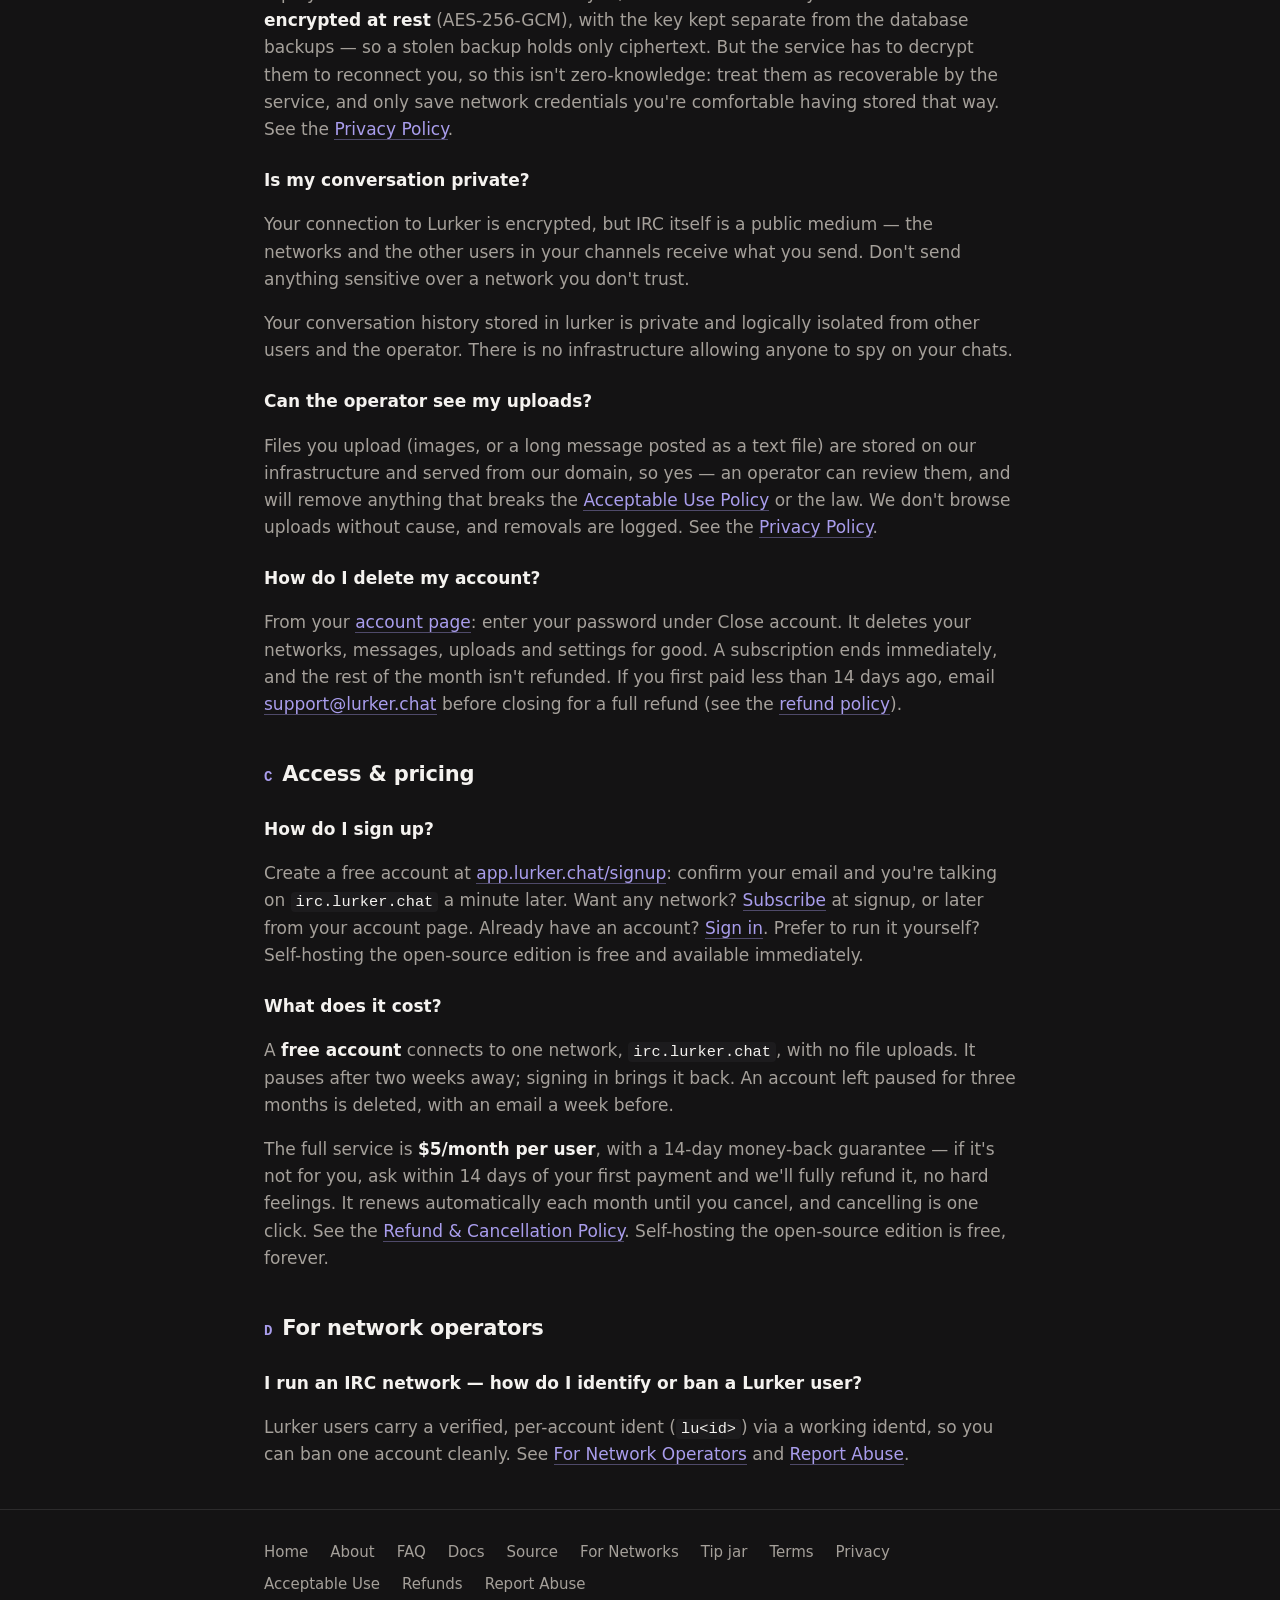
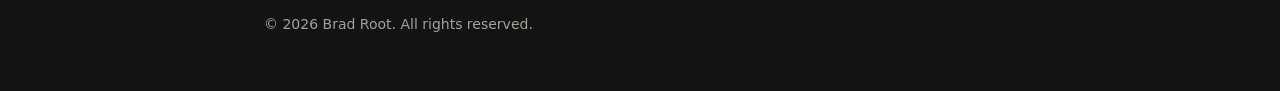
<file: faq.html>
<!doctype html>
<html lang="en">
<head>
<meta charset="utf-8" />
<meta name="viewport" content="width=device-width, initial-scale=1" />
<title>Lurker — FAQ</title>
<meta name="description" content="Frequently asked questions about Lurker: always-on IRC, self-hosting vs the hosted service, history, mobile, privacy, account deletion, and access." />
<link rel="stylesheet" href="/style.css" />
<link rel="icon" href="/favicon.ico" sizes="any" />
<link rel="icon" type="image/png" sizes="32x32" href="/img/favicon-32.png" />
<link rel="icon" type="image/png" sizes="16x16" href="/img/favicon-16.png" />
<link rel="apple-touch-icon" href="/img/apple-touch-icon.png" />
</head>
<body class="doc">

<header class="masthead">
  <div class="wrap">
    <a class="brand" href="/"><img class="mark" src="/img/lurker-icon.png" alt="Lurker" width="30" height="30" /><span class="wordmark">LURKER</span></a>
  </div>
</header>

<main class="wrap prose">
  <h1>Frequently Asked Questions</h1>

  <h2><span class="s">A</span>The basics</h2>

  <h3>What is Lurker?</h3>
  <p>A modern, always-on IRC client and bouncer. It stays connected to your IRC networks so your
    channels keep running and your history is waiting for you the next time you look — from any web browser.</p>

  <h3>Self-host or hosted?</h3>
  <p>Both. Lurker is open source — run it yourself, for free, forever. Or use the hosted service at
    lurker.chat and we run it for you. It's the same software either way.</p>

  <h3>Which IRC networks can I use?</h3>
  <p>Any standard IRC network — Libera.Chat, OFTC, and others. Lurker is your seat; the networks are
    independent and operated by other people.</p>

  <h3>Is it really always connected?</h3>
  <p>Yes. Lurker holds your connection open and reconnects automatically from outages (if you want), so you stay present in your
    channels even with every client instance closed.</p>

  <h3>Do I get history?</h3>
  <p>Yes. Everything in your channels is recorded and available across all of your devices, with proper search and filtering.</p>

  <h3>Does it work on mobile?</h3>
  <p>Yes — it's a fast web app, installable as a PWA with web push notifications, and there are native apps too (next question).</p>

  <h3>Are there native mobile apps?</h3>
  <p>Yes. There's <a href="https://github.com/amiantos/lurker-ios">Lurker for iOS</a> and
    <a href="https://github.com/amiantos/lurker-android">Lurker for Android</a>. There are also third-party clients, like
    <a href="https://github.com/JawshTheDark/Spooky">Spooky</a> for Android.</p>

  <h3>Do the apps get push notifications from a self-hosted server?</h3>
  <p>Yes, through <a href="https://push.lurker.chat">push.lurker.chat</a>: a $20/year relay that
    forwards your server's notifications to Apple and Google without being able to read them. The
    admin turns it on under Admin → Notifications. Nothing contacts the relay until they do. On the
    hosted service it's included.</p>

  <h2><span class="s">B</span>Account &amp; privacy</h2>

  <h3>How are my network passwords stored?</h3>
  <p>Your Lurker account password is a one-way <strong>scrypt</strong> hash — we can't read it.
    Network credentials are different: any server, NickServ, or SASL password you save has to be
    replayed to the network to reconnect you, so it can't be one-way hashed. Those are
    <strong>encrypted at rest</strong> (AES-256-GCM), with the key kept separate from the database
    backups — so a stolen backup holds only ciphertext. But the service has to decrypt them to
    reconnect you, so this isn't zero-knowledge: treat them as recoverable by the service, and only
    save network credentials you're comfortable having stored that way. See the
    <a href="/privacy">Privacy Policy</a>.</p>

  <h3>Is my conversation private?</h3>
  <p>Your connection to Lurker is encrypted, but IRC itself is a public medium — the networks and the
    other users in your channels receive what you send. Don't send anything sensitive over a network
    you don't trust.</p>
  <p>Your conversation history stored in lurker is private and logically isolated from other users and the operator.
    There is no infrastructure allowing anyone to spy on your chats.</p>

  <h3>Can the operator see my uploads?</h3>
  <p>Files you upload (images, or a long message posted as a text file) are stored on our
    infrastructure and served from our domain, so yes — an operator can review them, and will remove
    anything that breaks the <a href="/acceptable-use">Acceptable Use Policy</a> or the law. We don't
    browse uploads without cause, and removals are logged. See the
    <a href="/privacy">Privacy Policy</a>.</p>

  <h3>How do I delete my account?</h3>
  <p>From your <a href="https://app.lurker.chat/account">account page</a>: enter your password under
    Close account. It deletes your networks, messages, uploads and settings for good. A subscription
    ends immediately, and the rest of the month isn't refunded. If you first paid less than 14 days
    ago, email <a href="mailto:support@lurker.chat">support@lurker.chat</a> before closing for a
    full refund (see the <a href="/refunds">refund policy</a>).</p>

  <h2><span class="s">C</span>Access &amp; pricing</h2>

  <h3>How do I sign up?</h3>
  <p>Create a free account at <a href="https://app.lurker.chat/signup">app.lurker.chat/signup</a>:
    confirm your email and you're talking on <code>irc.lurker.chat</code> a minute later. Want any
    network? <a href="https://app.lurker.chat/signup?plan=paid">Subscribe</a> at signup, or later from
    your account page. Already have an account? <a href="https://app.lurker.chat/login">Sign in</a>.
    Prefer to run it yourself? Self-hosting the open-source edition is free and available immediately.</p>

  <h3>What does it cost?</h3>
  <p>A <strong>free account</strong> connects to one network, <code>irc.lurker.chat</code>, with no
    file uploads. It pauses after two weeks away; signing in brings it back. An account left paused
    for three months is deleted, with an email a week before.</p>
  <p>The full service is <strong>$5/month per user</strong>, with a 14-day money-back guarantee —
    if it's not for you, ask within 14 days of your first payment and we'll fully refund it, no hard feelings.
    It renews automatically each month until you cancel, and cancelling is one click. See the
    <a href="/refunds">Refund &amp; Cancellation Policy</a>. Self-hosting the open-source edition is
    free, forever.</p>

  <h2><span class="s">D</span>For network operators</h2>

  <h3>I run an IRC network — how do I identify or ban a Lurker user?</h3>
  <p>Lurker users carry a verified, per-account ident (<code>lu&lt;id&gt;</code>) via a working identd,
    so you can ban one account cleanly. See <a href="/networks">For Network Operators</a> and
    <a href="/abuse">Report Abuse</a>.</p>
</main>

<footer class="footer">
  <div class="wrap">
    <nav>
      <a href="/">Home</a>
      <a href="/about">About</a>
      <a href="/faq">FAQ</a>
      <a href="https://docs.lurker.chat">Docs</a>
      <a href="https://github.com/amiantos/lurker">Source</a>
      <a href="/networks">For Networks</a>
      <a href="https://buy.stripe.com/bJe00lfnN3HO3a920e3sI00">Tip jar</a>
      <a href="/terms">Terms</a>
      <a href="/privacy">Privacy</a>
      <a href="/acceptable-use">Acceptable Use</a>
      <a href="/refunds">Refunds</a>
      <a href="/abuse">Report Abuse</a>
    </nav>
    <p class="fineprint">© 2026 Brad Root. All rights reserved.</p>
  </div>
</footer>

<!-- 100% privacy-first analytics -->
<script async src="https://scripts.simpleanalyticscdn.com/latest.js"></script>

</body>
</html>
</file>
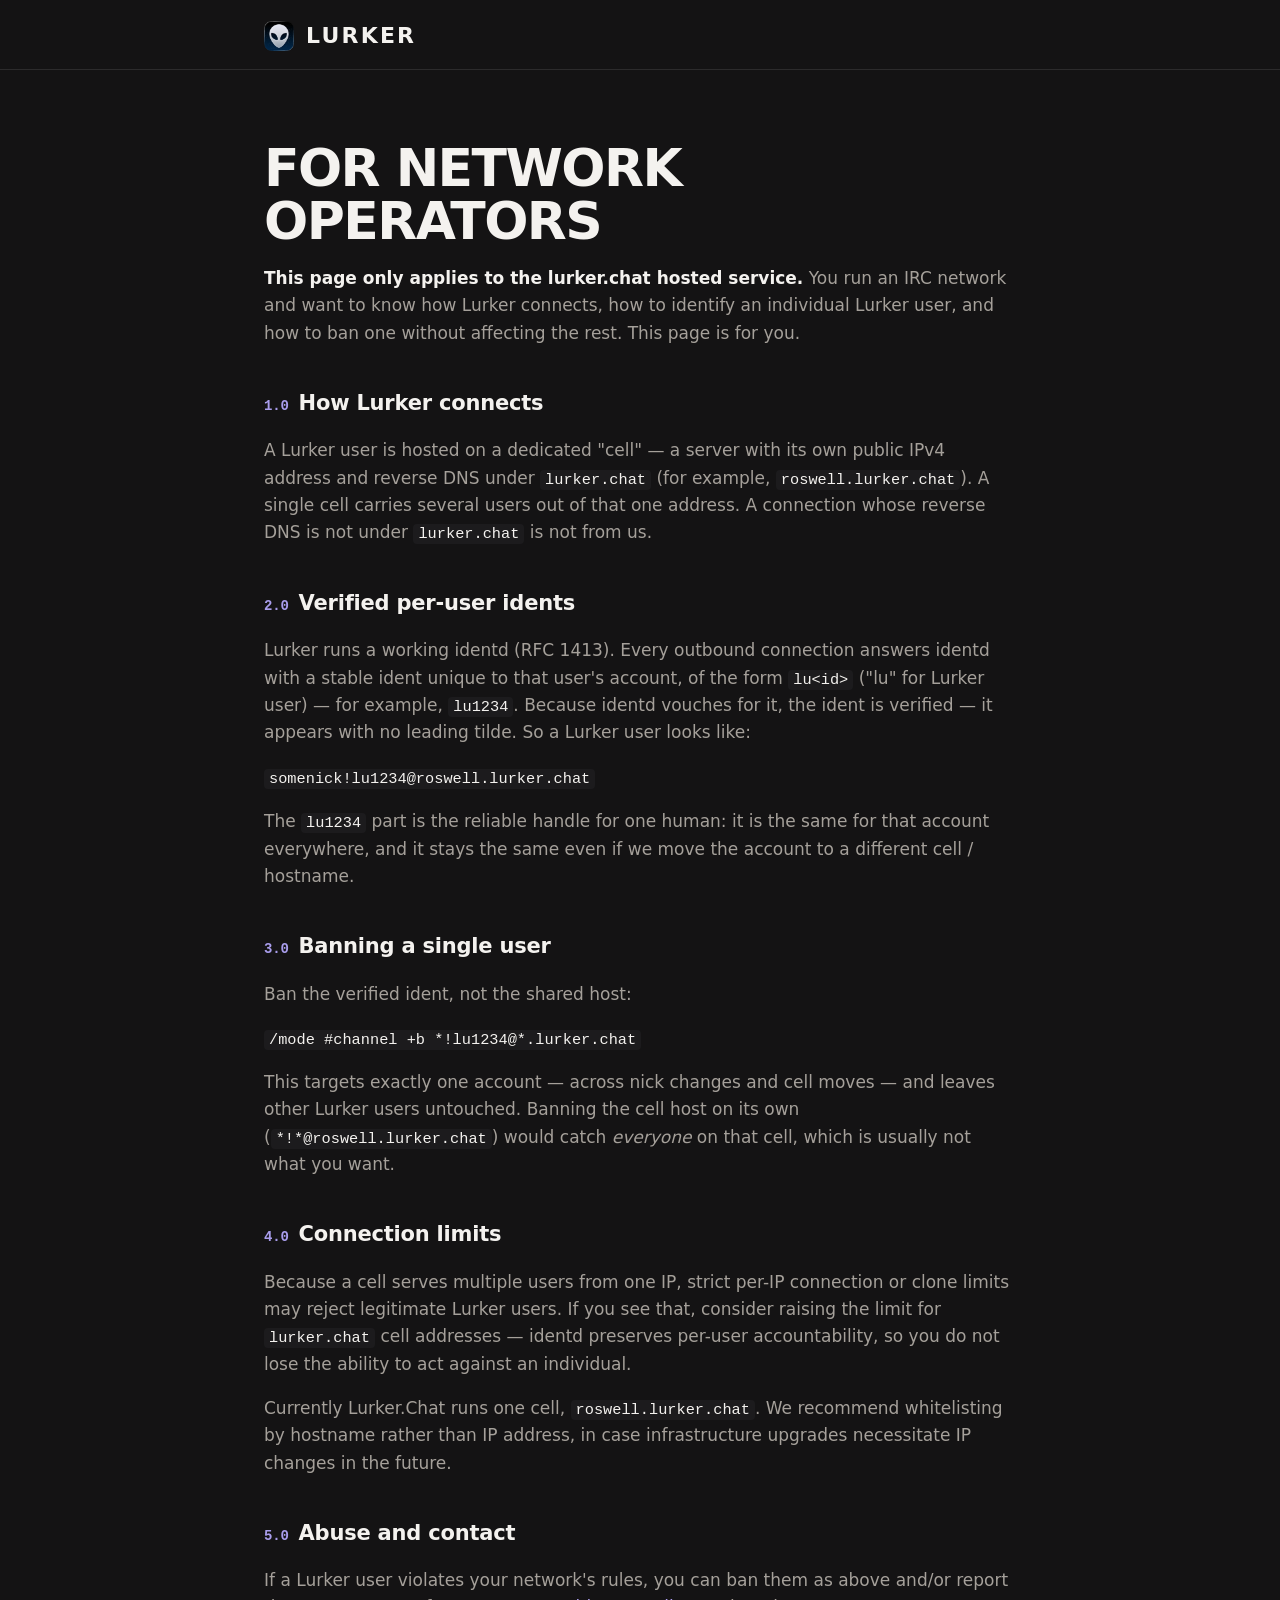
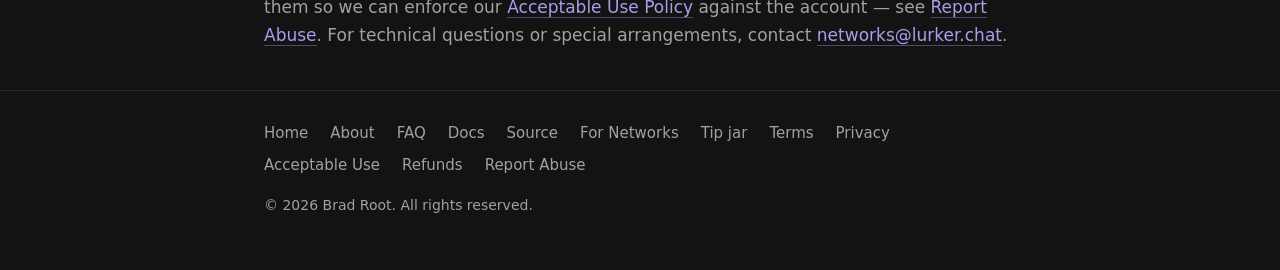
<file: networks.html>
<!doctype html>
<html lang="en">
<head>
<meta charset="utf-8" />
<meta name="viewport" content="width=device-width, initial-scale=1" />
<title>Lurker — For Network Operators</title>
<meta name="description" content="How Lurker connects to IRC networks, how to identify individual Lurker users via their verified ident, and how to ban one account without affecting others." />
<link rel="stylesheet" href="/style.css" />
<link rel="icon" href="/favicon.ico" sizes="any" />
<link rel="icon" type="image/png" sizes="32x32" href="/img/favicon-32.png" />
<link rel="icon" type="image/png" sizes="16x16" href="/img/favicon-16.png" />
<link rel="apple-touch-icon" href="/img/apple-touch-icon.png" />
</head>
<body class="doc">

<header class="masthead">
  <div class="wrap">
    <a class="brand" href="/"><img class="mark" src="/img/lurker-icon.png" alt="Lurker" width="30" height="30" /><span class="wordmark">LURKER</span></a>
  </div>
</header>

<main class="wrap prose">
  <h1>For network operators</h1>
  <p class="muted"><strong>This page only applies to the lurker.chat hosted service.</strong>
    You run an IRC network and want to know how Lurker connects, how to identify an
    individual Lurker user, and how to ban one without affecting the rest. This page is for you.</p>

  <h2><span class="s">1.0</span>How Lurker connects</h2>
  <p>A Lurker user is hosted on a dedicated "cell" — a server with its own public IPv4 address
    and reverse DNS under <code>lurker.chat</code> (for example, <code>roswell.lurker.chat</code>). A
    single cell carries several users out of that one address. A connection whose reverse DNS is not
    under <code>lurker.chat</code> is not from us.</p>

  <h2><span class="s">2.0</span>Verified per-user idents</h2>
  <p>Lurker runs a working identd (RFC 1413). Every outbound connection answers identd with a stable
    ident unique to that user's account, of the form <code>lu&lt;id&gt;</code> ("lu" for Lurker user)
    — for example, <code>lu1234</code>. Because identd vouches for it, the ident is verified — it
    appears with no leading tilde. So a Lurker user looks like:</p>
  <p><code>somenick!lu1234@roswell.lurker.chat</code></p>
  <p>The <code>lu1234</code> part is the reliable handle for one human: it is the same for that account
    everywhere, and it stays the same even if we move the account to a different cell / hostname.</p>

  <h2><span class="s">3.0</span>Banning a single user</h2>
  <p>Ban the verified ident, not the shared host:</p>
  <p><code>/mode #channel +b *!lu1234@*.lurker.chat</code></p>
  <p>This targets exactly one account — across nick changes and cell moves — and leaves other Lurker
    users untouched. Banning the cell host on its own (<code>*!*@roswell.lurker.chat</code>) would
    catch <em>everyone</em> on that cell, which is usually not what you want.</p>

  <h2><span class="s">4.0</span>Connection limits</h2>
  <p>Because a cell serves multiple users from one IP, strict per-IP connection or clone limits may
    reject legitimate Lurker users. If you see that, consider raising the limit for
    <code>lurker.chat</code> cell addresses — identd preserves per-user accountability, so you do not
    lose the ability to act against an individual.</p>
  <p>Currently Lurker.Chat runs one cell, <code>roswell.lurker.chat</code>. We recommend whitelisting
    by hostname rather than IP address, in case infrastructure upgrades necessitate IP changes in the future.</p>

  <h2><span class="s">5.0</span>Abuse and contact</h2>
  <p>If a Lurker user violates your network's rules, you can ban them as above and/or report them so
    we can enforce our <a href="/acceptable-use">Acceptable Use Policy</a> against the account — see
    <a href="/abuse">Report Abuse</a>. For technical questions or special arrangements, contact
    <a href="mailto:networks@lurker.chat">networks@lurker.chat</a>.</p>
</main>

<footer class="footer">
  <div class="wrap">
    <nav>
      <a href="/">Home</a>
      <a href="/about">About</a>
      <a href="/faq">FAQ</a>
      <a href="https://docs.lurker.chat">Docs</a>
      <a href="https://github.com/amiantos/lurker">Source</a>
      <a href="/networks">For Networks</a>
      <a href="https://buy.stripe.com/bJe00lfnN3HO3a920e3sI00">Tip jar</a>
      <a href="/terms">Terms</a>
      <a href="/privacy">Privacy</a>
      <a href="/acceptable-use">Acceptable Use</a>
      <a href="/refunds">Refunds</a>
      <a href="/abuse">Report Abuse</a>
    </nav>
    <p class="fineprint">© 2026 Brad Root. All rights reserved.</p>
  </div>
</footer>

<!-- 100% privacy-first analytics -->
<script async src="https://scripts.simpleanalyticscdn.com/latest.js"></script>

</body>
</html>
</file>
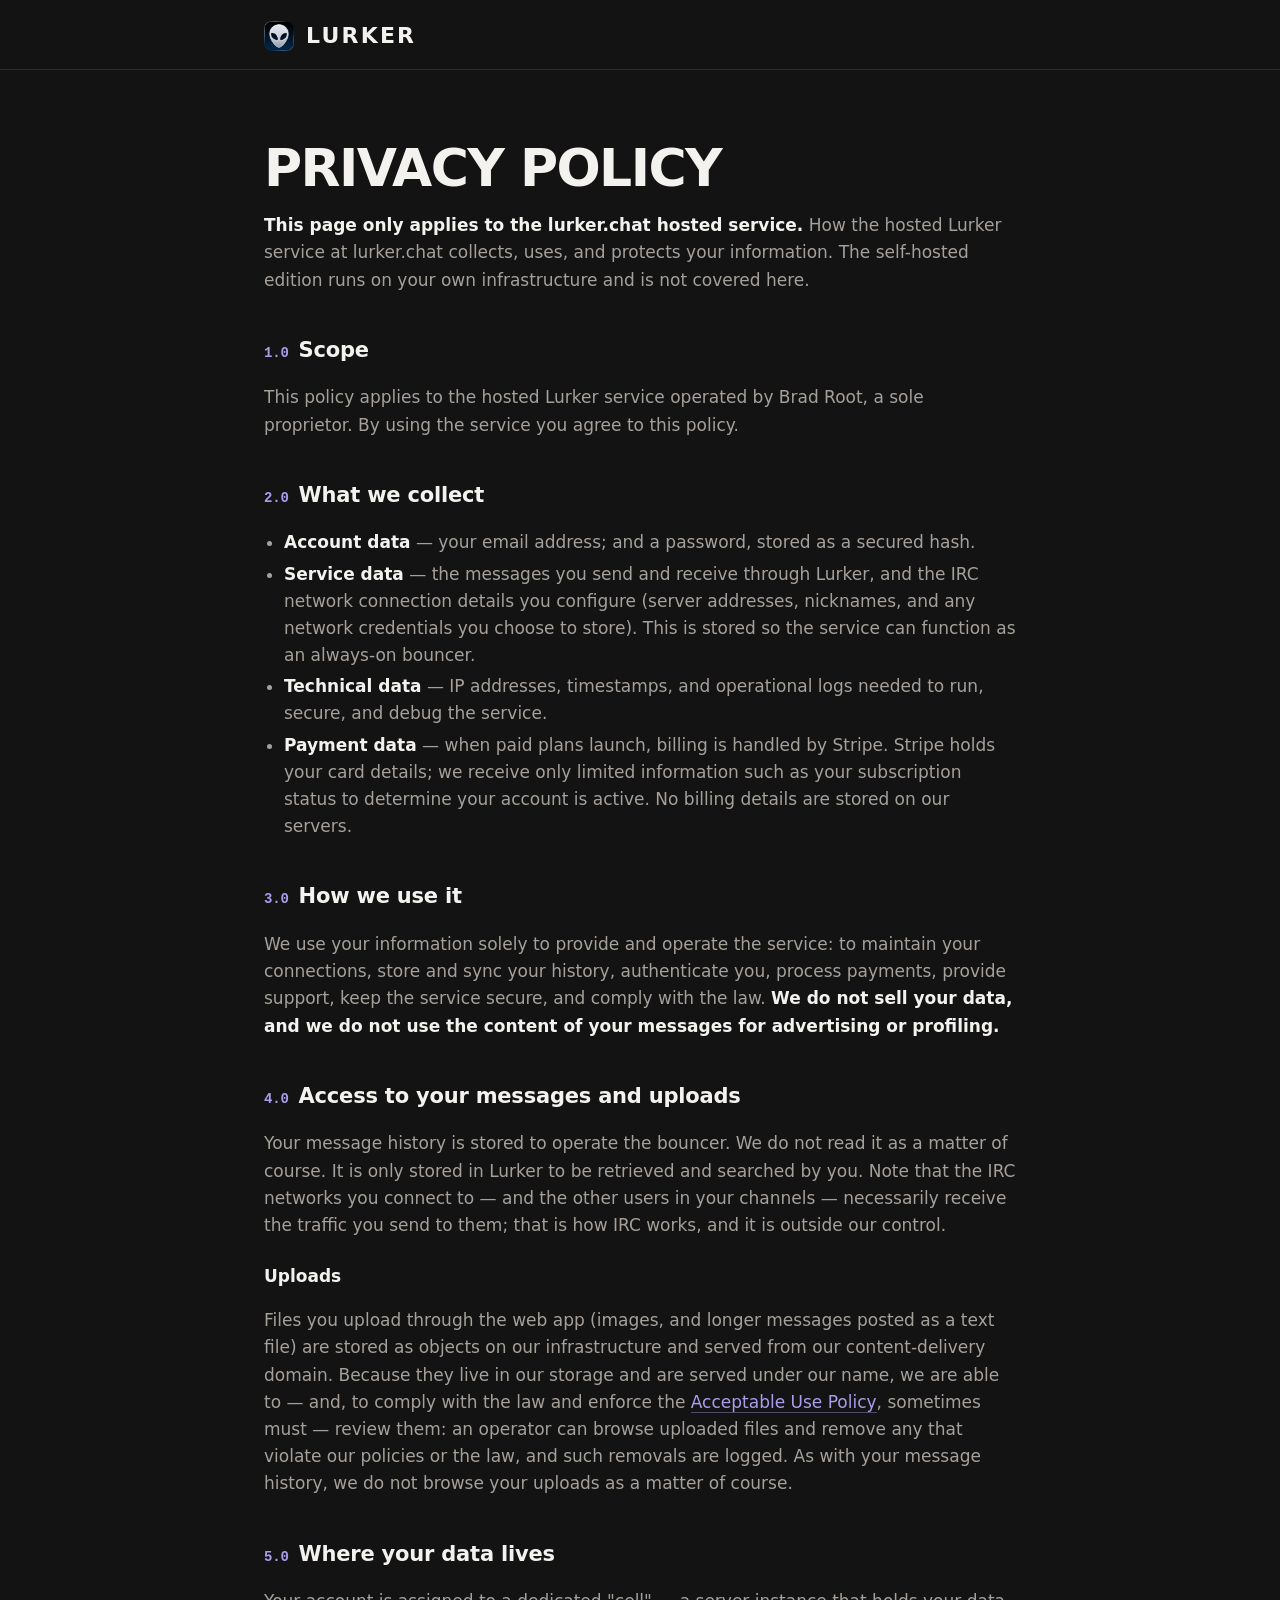
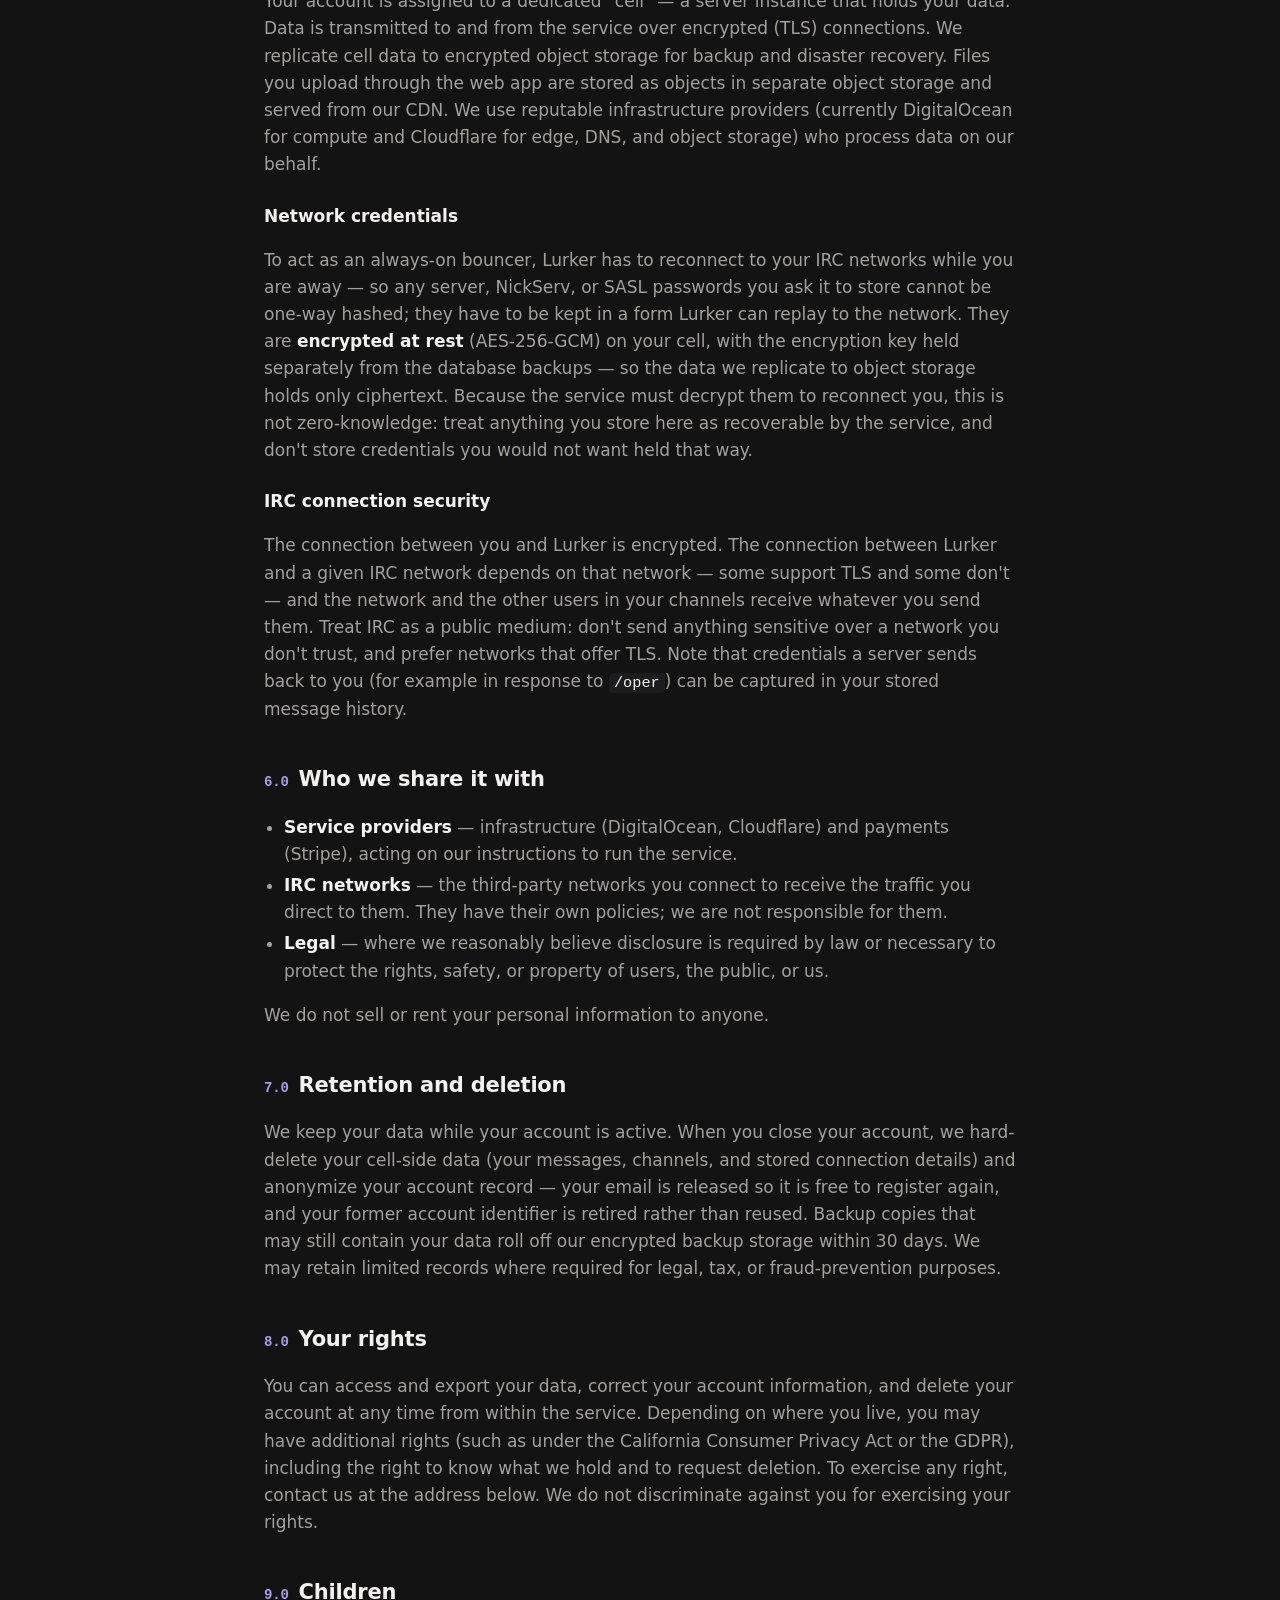
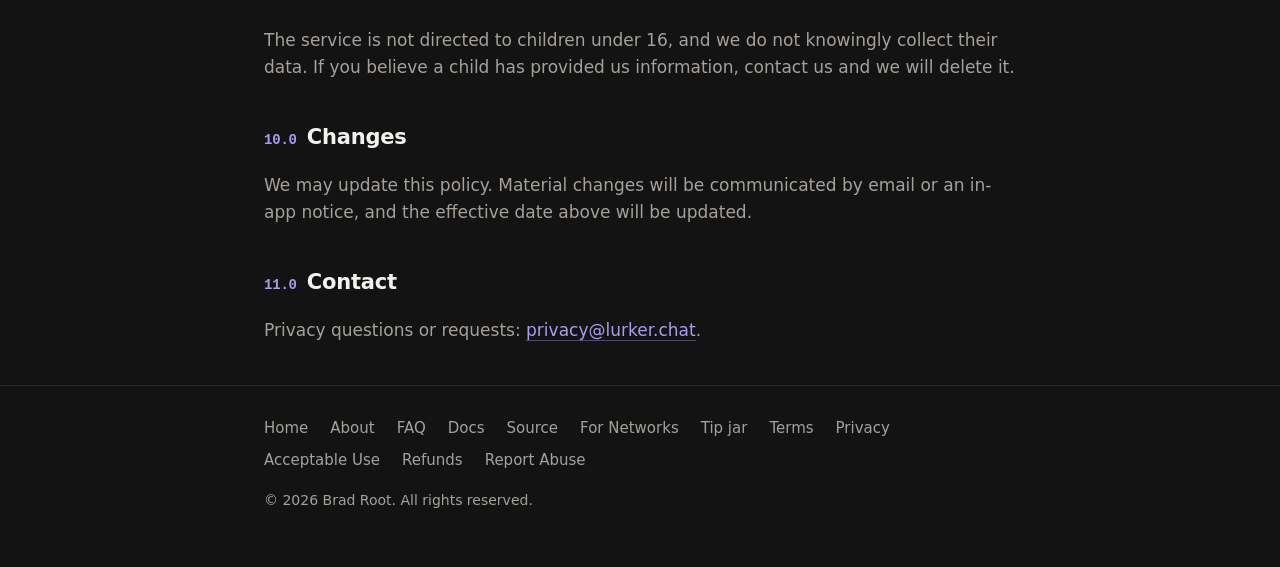
<file: privacy.html>
<!doctype html>
<html lang="en">
<head>
<meta charset="utf-8" />
<meta name="viewport" content="width=device-width, initial-scale=1" />
<title>Lurker — Privacy Policy</title>
<meta name="robots" content="index" />
<link rel="stylesheet" href="/style.css" />
<link rel="icon" href="/favicon.ico" sizes="any" />
<link rel="icon" type="image/png" sizes="32x32" href="/img/favicon-32.png" />
<link rel="icon" type="image/png" sizes="16x16" href="/img/favicon-16.png" />
<link rel="apple-touch-icon" href="/img/apple-touch-icon.png" />
</head>
<body class="doc">

<header class="masthead">
  <div class="wrap">
    <a class="brand" href="/"><img class="mark" src="/img/lurker-icon.png" alt="Lurker" width="30" height="30" /><span class="wordmark">LURKER</span></a>
  </div>
</header>

<main class="wrap prose">
  <h1>Privacy Policy</h1>
  <p class="muted"><strong>This page only applies to the lurker.chat hosted service.</strong>
    How the hosted Lurker service at lurker.chat collects, uses, and protects your
    information. The self-hosted edition runs on your own infrastructure and is not covered here.</p>

  <h2><span class="s">1.0</span>Scope</h2>
  <p>This policy applies to the hosted Lurker service operated by Brad Root, a sole proprietor. By
    using the service you agree to this policy.</p>

  <h2><span class="s">2.0</span>What we collect</h2>
  <ul>
    <li><strong>Account data</strong> — your email address; and a password, stored as a secured hash.</li>
    <li><strong>Service data</strong> — the messages you send and receive
      through Lurker, and the IRC network connection details you configure (server addresses,
      nicknames, and any network credentials you choose to store). This is stored so the service can
      function as an always-on bouncer.</li>
    <li><strong>Technical data</strong> — IP addresses, timestamps, and operational logs needed to
      run, secure, and debug the service.</li>
    <li><strong>Payment data</strong> — when paid plans launch, billing is handled by Stripe. Stripe
      holds your card details; we receive only limited information such as your subscription status
      to determine your account is active. No billing details are stored on our servers.</li>
  </ul>

  <h2><span class="s">3.0</span>How we use it</h2>
  <p>We use your information solely to provide and operate the service: to maintain your
    connections, store and sync your history, authenticate you, process payments, provide support,
    keep the service secure, and comply with the law. <strong>We do not sell your data, and we do
    not use the content of your messages for advertising or profiling.</strong></p>

  <h2><span class="s">4.0</span>Access to your messages and uploads</h2>
  <p>Your message history is stored to operate the bouncer. We do not read it as a matter of course.
    It is only stored in Lurker to be retrieved and searched by you. 
    Note that the IRC networks you connect to — and the other users
    in your channels — necessarily receive the traffic you send to them; that is how IRC works, and
    it is outside our control.</p>
  <h3>Uploads</h3>
  <p>Files you upload through the web app (images, and longer messages posted as a text file) are
    stored as objects on our infrastructure and served from our content-delivery domain. Because
    they live in our storage and are served under our name, we are able to — and, to comply with the
    law and enforce the <a href="/acceptable-use">Acceptable Use Policy</a>, sometimes must — review
    them: an operator can browse uploaded files and remove any that violate our policies or the law,
    and such removals are logged. As with your message history, we do not browse your uploads as a
    matter of course.</p>

  <h2><span class="s">5.0</span>Where your data lives</h2>
  <p>Your account is assigned to a dedicated "cell" — a server instance that holds your data. Data
    is transmitted to and from the service over encrypted (TLS) connections. We replicate cell data
    to encrypted object storage for backup and disaster recovery. Files you upload through the web
    app are stored as objects in separate object storage and served from our CDN. We use reputable
    infrastructure providers (currently DigitalOcean for compute and Cloudflare for edge, DNS, and
    object storage) who process data on our behalf.</p>
  <h3>Network credentials</h3>
  <p>To act as an always-on bouncer, Lurker has to reconnect to your IRC networks while you are
    away — so any server, NickServ, or SASL passwords you ask it to store cannot be one-way hashed;
    they have to be kept in a form Lurker can replay to the network. They are
    <strong>encrypted at rest</strong> (AES-256-GCM) on your cell, with the encryption key held
    separately from the database backups — so the data we replicate to object storage holds only
    ciphertext. Because the service must decrypt them to reconnect you, this is not zero-knowledge:
    treat anything you store here as recoverable by the service, and don't store credentials you
    would not want held that way.</p>
  <h3>IRC connection security</h3>
  <p>The connection between you and Lurker is encrypted. The connection between Lurker and a given
    IRC network depends on that network — some support TLS and some don't — and the network and the
    other users in your channels receive whatever you send them. Treat IRC as a public medium:
    don't send anything sensitive over a network you don't trust, and prefer networks that offer
    TLS. Note that credentials a server sends back to you (for example in response to
    <code>/oper</code>) can be captured in your stored message history.</p>

  <h2><span class="s">6.0</span>Who we share it with</h2>
  <ul>
    <li><strong>Service providers</strong> — infrastructure (DigitalOcean, Cloudflare) and payments
      (Stripe), acting on our instructions to run the service.</li>
    <li><strong>IRC networks</strong> — the third-party networks you connect to receive the traffic
      you direct to them. They have their own policies; we are not responsible for them.</li>
    <li><strong>Legal</strong> — where we reasonably believe disclosure is required by law or
      necessary to protect the rights, safety, or property of users, the public, or us.</li>
  </ul>
  <p>We do not sell or rent your personal information to anyone.</p>

  <h2><span class="s">7.0</span>Retention and deletion</h2>
  <p>We keep your data while your account is active. When you close your account, we hard-delete
    your cell-side data (your messages, channels, and stored connection details) and anonymize your
    account record — your email is released so it is free to register again, and your former account
    identifier is retired rather than reused. Backup copies that may still contain your data roll off
    our encrypted backup storage within 30 days. We may retain limited records where required for
    legal, tax, or fraud-prevention purposes.</p>

  <h2><span class="s">8.0</span>Your rights</h2>
  <p>You can access and export your data, correct your account information, and delete your account
    at any time from within the service. Depending on where you live, you may have additional rights
    (such as under the California Consumer Privacy Act or the GDPR), including the right to know what
    we hold and to request deletion. To exercise any right, contact us at the address below. We do
    not discriminate against you for exercising your rights.</p>

  <h2><span class="s">9.0</span>Children</h2>
  <p>The service is not directed to children under 16, and we do not knowingly collect their data.
    If you believe a child has provided us information, contact us and we will delete it.</p>

  <h2><span class="s">10.0</span>Changes</h2>
  <p>We may update this policy. Material changes will be communicated by email or an in-app notice,
    and the effective date above will be updated.</p>

  <h2><span class="s">11.0</span>Contact</h2>
  <p>Privacy questions or requests: <a href="mailto:privacy@lurker.chat">privacy@lurker.chat</a>.</p>
</main>

<footer class="footer">
  <div class="wrap">
    <nav>
      <a href="/">Home</a>
      <a href="/about">About</a>
      <a href="/faq">FAQ</a>
      <a href="https://docs.lurker.chat">Docs</a>
      <a href="https://github.com/amiantos/lurker">Source</a>
      <a href="/networks">For Networks</a>
      <a href="https://buy.stripe.com/bJe00lfnN3HO3a920e3sI00">Tip jar</a>
      <a href="/terms">Terms</a>
      <a href="/privacy">Privacy</a>
      <a href="/acceptable-use">Acceptable Use</a>
      <a href="/refunds">Refunds</a>
      <a href="/abuse">Report Abuse</a>
    </nav>
    <p class="fineprint">© 2026 Brad Root. All rights reserved.</p>
  </div>
</footer>

<!-- 100% privacy-first analytics -->
<script async src="https://scripts.simpleanalyticscdn.com/latest.js"></script>

</body>
</html>
</file>
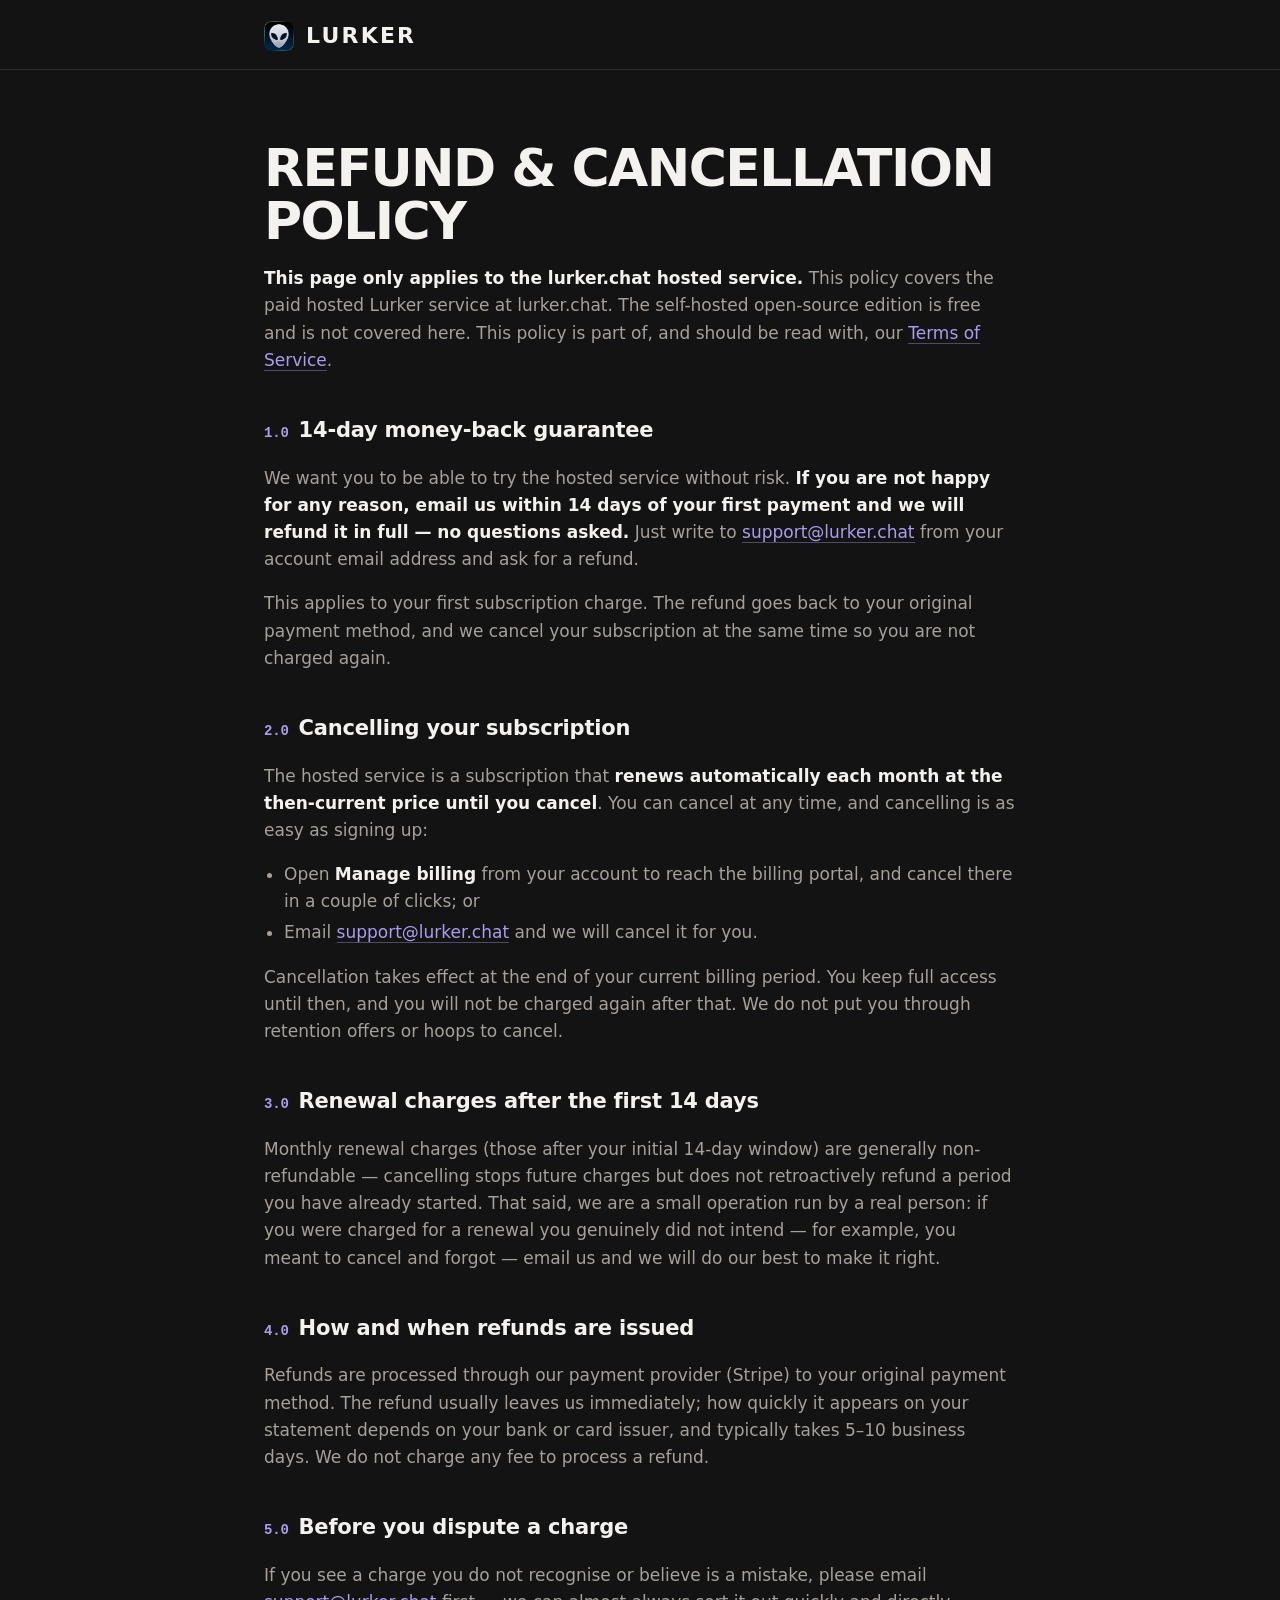
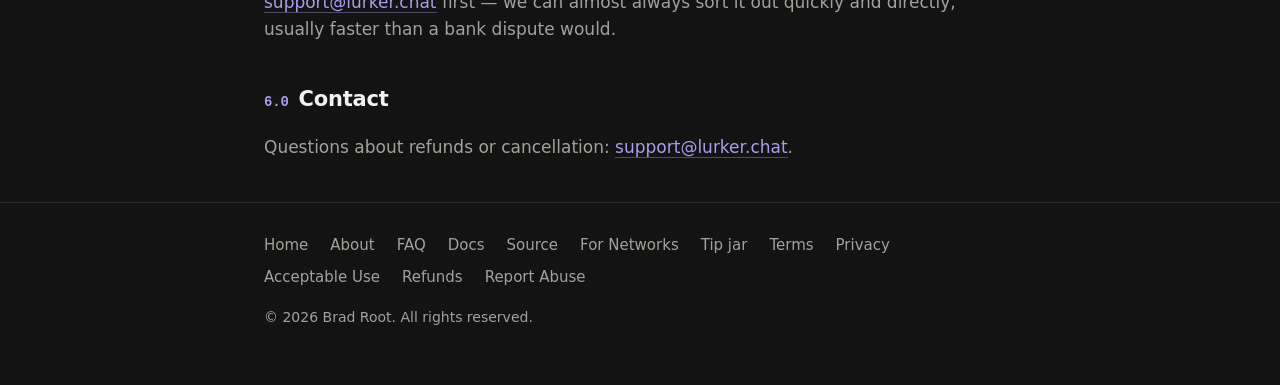
<file: refunds.html>
<!doctype html>
<html lang="en">
<head>
<meta charset="utf-8" />
<meta name="viewport" content="width=device-width, initial-scale=1" />
<title>Lurker — Refund &amp; Cancellation Policy</title>
<meta name="robots" content="index" />
<link rel="stylesheet" href="/style.css" />
<link rel="icon" href="/favicon.ico" sizes="any" />
<link rel="icon" type="image/png" sizes="32x32" href="/img/favicon-32.png" />
<link rel="icon" type="image/png" sizes="16x16" href="/img/favicon-16.png" />
<link rel="apple-touch-icon" href="/img/apple-touch-icon.png" />
</head>
<body class="doc">

<header class="masthead">
  <div class="wrap">
    <a class="brand" href="/"><img class="mark" src="/img/lurker-icon.png" alt="Lurker" width="30" height="30" /><span class="wordmark">LURKER</span></a>
  </div>
</header>

<main class="wrap prose">
  <h1>Refund &amp; Cancellation Policy</h1>
  <p class="muted"><strong>This page only applies to the lurker.chat hosted service.</strong>
    This policy covers the paid hosted Lurker service at lurker.chat. The
    self-hosted open-source edition is free and is not covered here. This policy is part of, and
    should be read with, our <a href="/terms">Terms of Service</a>.</p>

  <h2><span class="s">1.0</span>14-day money-back guarantee</h2>
  <p>We want you to be able to try the hosted service without risk. <strong>If you are not happy
    for any reason, email us within 14 days of your first payment and we will refund it in
    full — no questions asked.</strong> Just write to
    <a href="mailto:support@lurker.chat">support@lurker.chat</a> from your account email address
    and ask for a refund.</p>
  <p>This applies to your first subscription charge. The refund goes back to your original payment
    method, and we cancel your subscription at the same time so you are not charged again.</p>

  <h2><span class="s">2.0</span>Cancelling your subscription</h2>
  <p>The hosted service is a subscription that <strong>renews automatically each month at the
    then-current price until you cancel</strong>. You can cancel at any time, and cancelling is as
    easy as signing up:</p>
  <ul>
    <li>Open <strong>Manage billing</strong> from your account to reach the billing portal, and
      cancel there in a couple of clicks; or</li>
    <li>Email <a href="mailto:support@lurker.chat">support@lurker.chat</a> and we will cancel it
      for you.</li>
  </ul>
  <p>Cancellation takes effect at the end of your current billing period. You keep full access until
    then, and you will not be charged again after that. We do not put you through retention offers
    or hoops to cancel.</p>

  <h2><span class="s">3.0</span>Renewal charges after the first 14 days</h2>
  <p>Monthly renewal charges (those after your initial 14-day window) are generally non-refundable —
    cancelling stops future charges but does not retroactively refund a period you have already
    started. That said, we are a small operation run by a real person: if you were charged for a
    renewal you genuinely did not intend — for example, you meant to cancel and forgot — email us and
    we will do our best to make it right.</p>

  <h2><span class="s">4.0</span>How and when refunds are issued</h2>
  <p>Refunds are processed through our payment provider (Stripe) to your original payment method. The
    refund usually leaves us immediately; how quickly it appears on your statement depends on your
    bank or card issuer, and typically takes 5–10 business days. We do not charge any fee to process
    a refund.</p>

  <h2><span class="s">5.0</span>Before you dispute a charge</h2>
  <p>If you see a charge you do not recognise or believe is a mistake, please email
    <a href="mailto:support@lurker.chat">support@lurker.chat</a> first — we can almost always sort it
    out quickly and directly, usually faster than a bank dispute would.</p>

  <h2><span class="s">6.0</span>Contact</h2>
  <p>Questions about refunds or cancellation:
    <a href="mailto:support@lurker.chat">support@lurker.chat</a>.</p>
</main>

<footer class="footer">
  <div class="wrap">
    <nav>
      <a href="/">Home</a>
      <a href="/about">About</a>
      <a href="/faq">FAQ</a>
      <a href="https://docs.lurker.chat">Docs</a>
      <a href="https://github.com/amiantos/lurker">Source</a>
      <a href="/networks">For Networks</a>
      <a href="https://buy.stripe.com/bJe00lfnN3HO3a920e3sI00">Tip jar</a>
      <a href="/terms">Terms</a>
      <a href="/privacy">Privacy</a>
      <a href="/acceptable-use">Acceptable Use</a>
      <a href="/refunds">Refunds</a>
      <a href="/abuse">Report Abuse</a>
    </nav>
    <p class="fineprint">© 2026 Brad Root. All rights reserved.</p>
  </div>
</footer>

<!-- 100% privacy-first analytics -->
<script async src="https://scripts.simpleanalyticscdn.com/latest.js"></script>

</body>
</html>
</file>
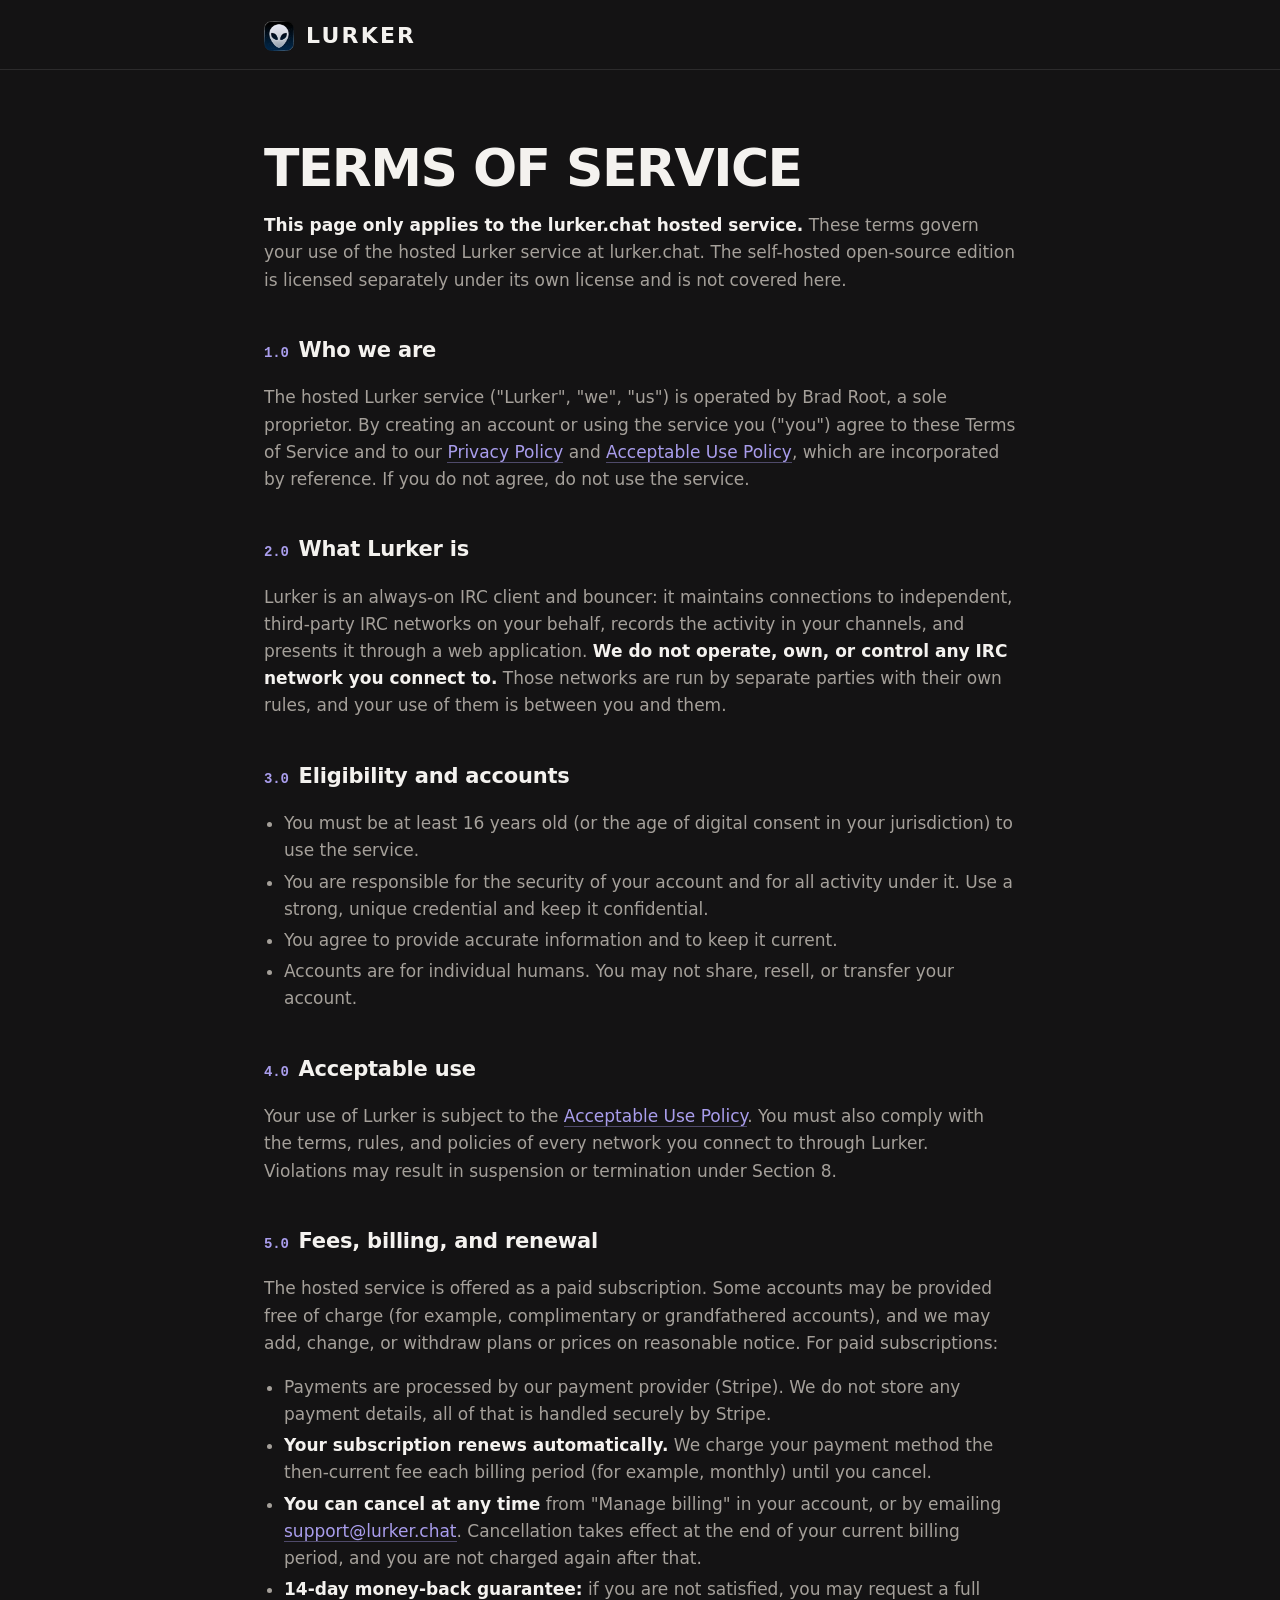
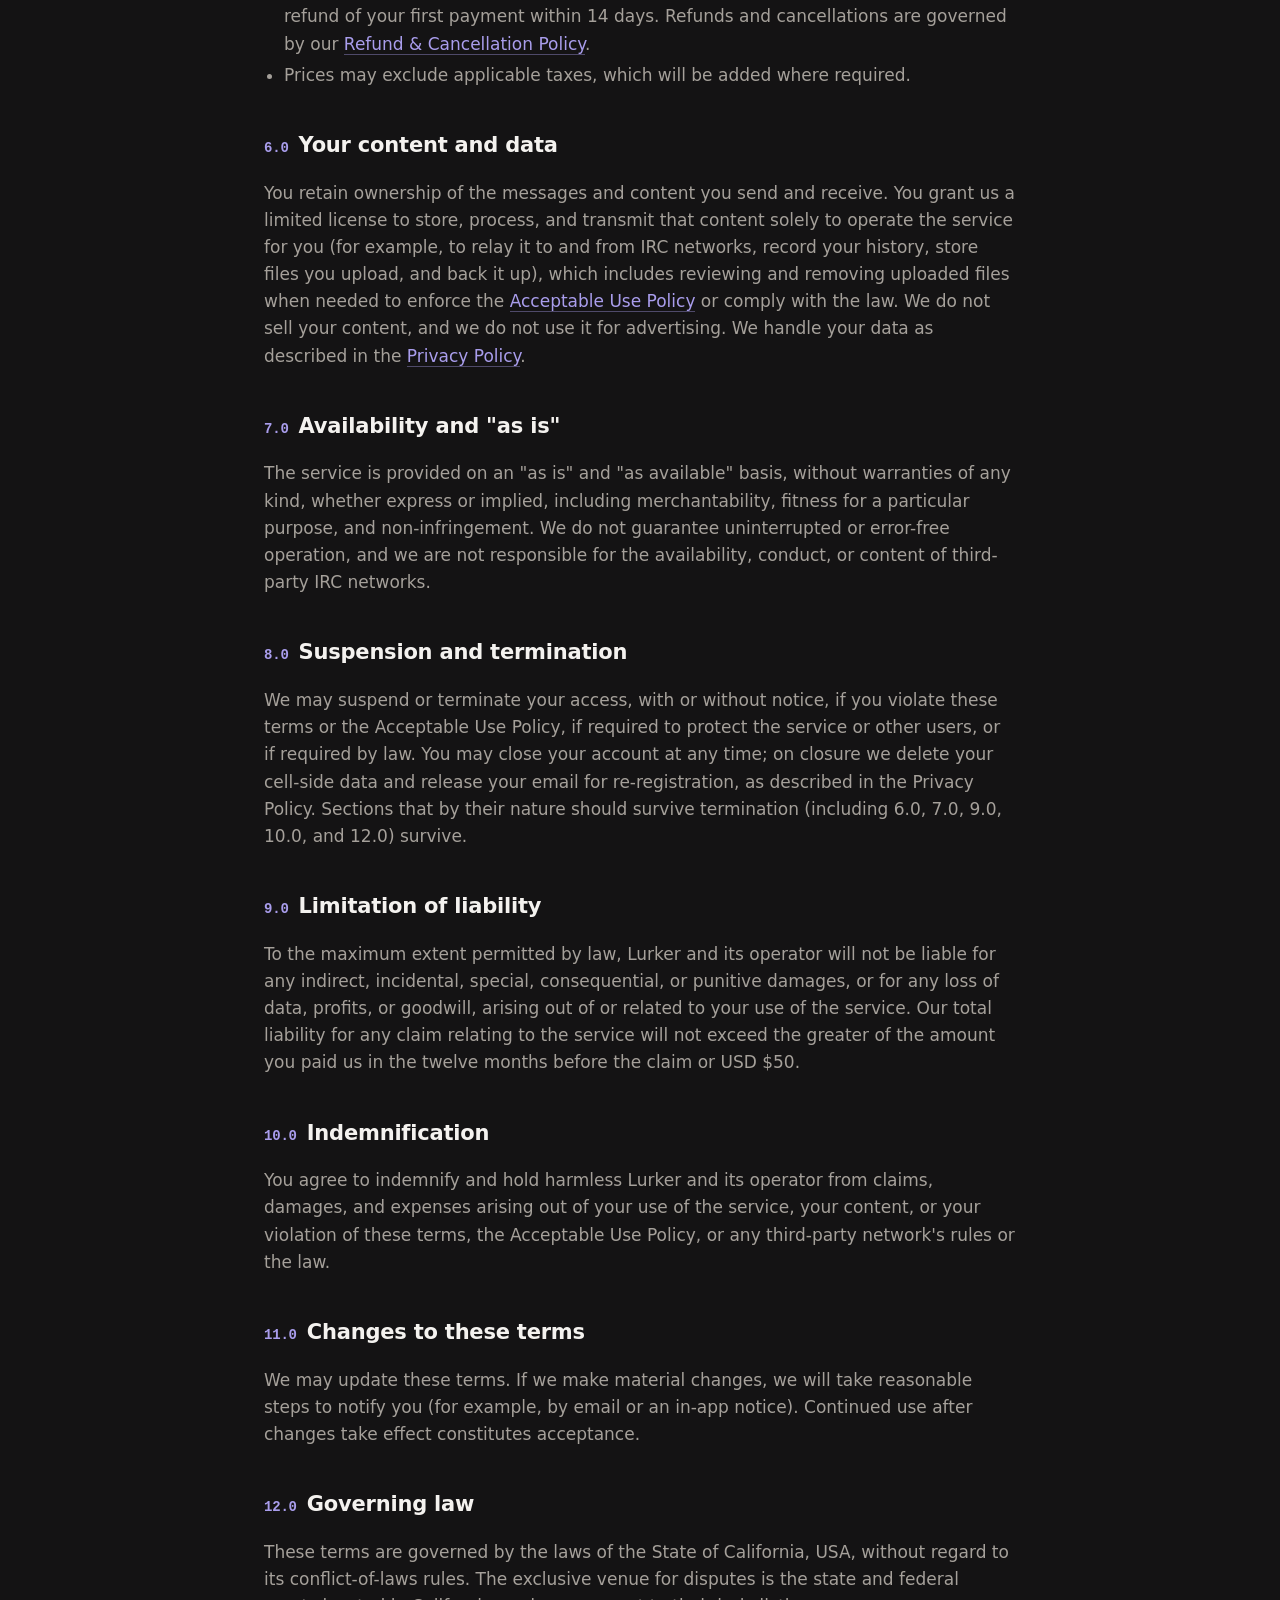
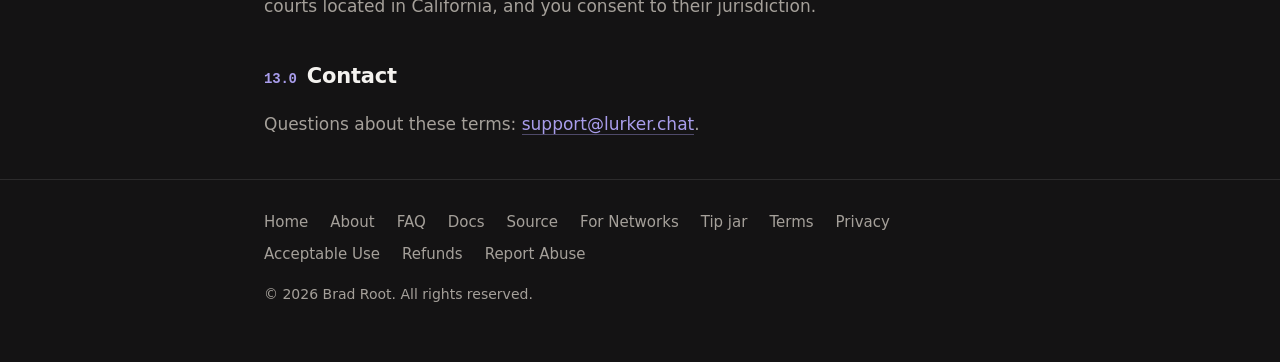
<file: terms.html>
<!doctype html>
<html lang="en">
<head>
<meta charset="utf-8" />
<meta name="viewport" content="width=device-width, initial-scale=1" />
<title>Lurker — Terms of Service</title>
<meta name="robots" content="index" />
<link rel="stylesheet" href="/style.css" />
<link rel="icon" href="/favicon.ico" sizes="any" />
<link rel="icon" type="image/png" sizes="32x32" href="/img/favicon-32.png" />
<link rel="icon" type="image/png" sizes="16x16" href="/img/favicon-16.png" />
<link rel="apple-touch-icon" href="/img/apple-touch-icon.png" />
</head>
<body class="doc">

<header class="masthead">
  <div class="wrap">
    <a class="brand" href="/"><img class="mark" src="/img/lurker-icon.png" alt="Lurker" width="30" height="30" /><span class="wordmark">LURKER</span></a>
  </div>
</header>

<main class="wrap prose">
  <h1>Terms of Service</h1>
  <p class="muted"><strong>This page only applies to the lurker.chat hosted service.</strong>
    These terms govern your use of the hosted Lurker service at lurker.chat. The
    self-hosted open-source edition is licensed separately under its own license and is not
    covered here.</p>

  <h2><span class="s">1.0</span>Who we are</h2>
  <p>The hosted Lurker service ("Lurker", "we", "us") is operated by Brad Root, a sole proprietor.
    By creating an account or using the service you ("you") agree to these Terms of Service and to
    our <a href="/privacy">Privacy Policy</a> and <a href="/acceptable-use">Acceptable Use
    Policy</a>, which are incorporated by reference. If you do not agree, do not use the service.</p>

  <h2><span class="s">2.0</span>What Lurker is</h2>
  <p>Lurker is an always-on IRC client and bouncer: it maintains connections to independent,
    third-party IRC networks on your behalf, records the activity in your channels, and presents
    it through a web application. <strong>We do not operate, own, or control any IRC network you
    connect to.</strong> Those networks are run by separate parties with their own rules, and your
    use of them is between you and them.</p>

  <h2><span class="s">3.0</span>Eligibility and accounts</h2>
  <ul>
    <li>You must be at least 16 years old (or the age of digital consent in your jurisdiction) to
      use the service.</li>
    <li>You are responsible for the security of your account and for all activity under it. Use a
      strong, unique credential and keep it confidential.</li>
    <li>You agree to provide accurate information and to keep it current.</li>
    <li>Accounts are for individual humans. You may not share, resell, or transfer your account.</li>
  </ul>

  <h2><span class="s">4.0</span>Acceptable use</h2>
  <p>Your use of Lurker is subject to the <a href="/acceptable-use">Acceptable Use Policy</a>. You
    must also comply with the terms, rules, and policies of every network you connect to through
    Lurker. Violations may result in suspension or termination under Section 8.</p>

  <h2><span class="s">5.0</span>Fees, billing, and renewal</h2>
  <p>The hosted service is offered as a paid subscription. Some accounts may be provided free of
    charge (for example, complimentary or grandfathered accounts), and we may add, change, or withdraw plans or
    prices on reasonable notice. For paid subscriptions:</p>
  <ul>
    <li>Payments are processed by our payment provider (Stripe). We do not store any payment
      details, all of that is handled securely by Stripe.</li>
    <li><strong>Your subscription renews automatically.</strong> We charge your payment method the
      then-current fee each billing period (for example, monthly) until you cancel.</li>
    <li><strong>You can cancel at any time</strong> from "Manage billing" in your account, or by
      emailing <a href="mailto:support@lurker.chat">support@lurker.chat</a>. Cancellation takes
      effect at the end of your current billing period, and you are not charged again after that.</li>
    <li><strong>14-day money-back guarantee:</strong> if you are not satisfied, you may request a
      full refund of your first payment within 14 days. Refunds and cancellations are governed by
      our <a href="/refunds">Refund &amp; Cancellation Policy</a>.</li>
    <li>Prices may exclude applicable taxes, which will be added where required.</li>
  </ul>

  <h2><span class="s">6.0</span>Your content and data</h2>
  <p>You retain ownership of the messages and content you send and receive. You grant us a limited
    license to store, process, and transmit that content solely to operate the service for you
    (for example, to relay it to and from IRC networks, record your history, store files you upload,
    and back it up), which includes reviewing and removing uploaded files when needed to enforce the
    <a href="/acceptable-use">Acceptable Use Policy</a> or comply with the law. We do
    not sell your content, and we do not use it for advertising. We handle your data as described
    in the <a href="/privacy">Privacy Policy</a>.</p>

  <h2><span class="s">7.0</span>Availability and "as is"</h2>
  <p>The service is provided on an "as is" and "as available" basis, without warranties of any
    kind, whether express or implied, including merchantability, fitness for a particular purpose,
    and non-infringement. We do not guarantee uninterrupted or error-free operation, and we are not
    responsible for the availability, conduct, or content of third-party IRC networks.</p>

  <h2><span class="s">8.0</span>Suspension and termination</h2>
  <p>We may suspend or terminate your access, with or without notice, if you violate these terms or
    the Acceptable Use Policy, if required to protect the service or other users, or if required by
    law. You may close your account at any time; on closure we delete your cell-side data and
    release your email for re-registration, as described in the Privacy Policy. Sections that by
    their nature should survive termination (including 6.0, 7.0, 9.0, 10.0, and 12.0) survive.</p>

  <h2><span class="s">9.0</span>Limitation of liability</h2>
  <p>To the maximum extent permitted by law, Lurker and its operator will not be liable for any
    indirect, incidental, special, consequential, or punitive damages, or for any loss of data,
    profits, or goodwill, arising out of or related to your use of the service. Our total liability
    for any claim relating to the service will not exceed the greater of the amount you paid us in
    the twelve months before the claim or USD $50.</p>

  <h2><span class="s">10.0</span>Indemnification</h2>
  <p>You agree to indemnify and hold harmless Lurker and its operator from claims, damages, and
    expenses arising out of your use of the service, your content, or your violation of these terms,
    the Acceptable Use Policy, or any third-party network's rules or the law.</p>

  <h2><span class="s">11.0</span>Changes to these terms</h2>
  <p>We may update these terms. If we make material changes, we will take reasonable steps to notify
    you (for example, by email or an in-app notice). Continued use after changes take effect
    constitutes acceptance.</p>

  <h2><span class="s">12.0</span>Governing law</h2>
  <p>These terms are governed by the laws of the State of California, USA, without regard to its
    conflict-of-laws rules. The exclusive venue for disputes is the state and federal courts
    located in California, and you consent to their jurisdiction.</p>

  <h2><span class="s">13.0</span>Contact</h2>
  <p>Questions about these terms: <a href="mailto:support@lurker.chat">support@lurker.chat</a>.</p>
</main>

<footer class="footer">
  <div class="wrap">
    <nav>
      <a href="/">Home</a>
      <a href="/about">About</a>
      <a href="/faq">FAQ</a>
      <a href="https://docs.lurker.chat">Docs</a>
      <a href="https://github.com/amiantos/lurker">Source</a>
      <a href="/networks">For Networks</a>
      <a href="https://buy.stripe.com/bJe00lfnN3HO3a920e3sI00">Tip jar</a>
      <a href="/terms">Terms</a>
      <a href="/privacy">Privacy</a>
      <a href="/acceptable-use">Acceptable Use</a>
      <a href="/refunds">Refunds</a>
      <a href="/abuse">Report Abuse</a>
    </nav>
    <p class="fineprint">© 2026 Brad Root. All rights reserved.</p>
  </div>
</footer>

<!-- 100% privacy-first analytics -->
<script async src="https://scripts.simpleanalyticscdn.com/latest.js"></script>

</body>
</html>
</file>
<file: style.css>
/* Lurker — lurker.chat marketing site.
   Dark, minimal, and short: the screenshots do the selling. Type is bold and
   tight; everything else recedes. Small monospace labels are the only
   remaining texture. No build step; hand-authored static CSS served off
   Cloudflare Workers. */

:root {
  --bg: #141314;          /* page: darker than the app's #212022 so the window
                             screenshot reads as an object sitting on the page */
  --bg-2: #1c1b1d;        /* raised card / callout */
  --fg: #f4f2ef;          /* near-white, slightly warm */
  --fg-2: #a5a09a;        /* secondary text and labels */
  --rule: rgba(255, 255, 255, 0.10);
  --accent: #a99dec;      /* the app's own accent */
  --mono: ui-monospace, "SF Mono", "JetBrains Mono", Menlo, Consolas, monospace;
  --sans: system-ui, -apple-system, "Segoe UI", "Helvetica Neue", Helvetica, Arial, sans-serif;
  --maxw: 1040px;
  --docw: 800px;
  --textw: 62ch;
}

* { box-sizing: border-box; }

html { -webkit-text-size-adjust: 100%; }

body {
  margin: 0;
  background: var(--bg);
  color: var(--fg);
  font-family: var(--sans);
  font-size: 17px;
  line-height: 1.6;
  -webkit-font-smoothing: antialiased;
}

code {
  font-family: var(--mono);
  color: var(--fg);
  font-size: 0.8em;
}

.wrap { max-width: var(--maxw); margin: 0 auto; padding: 0 24px; }
/* text pages: one narrow column for masthead, prose and footer alike, so the
   reading measure is the page rather than a ragged left edge of a wide one */
.doc .wrap { max-width: var(--docw); }

a { color: var(--accent); text-decoration: none; border-bottom: 1px solid rgba(169, 157, 236, 0.4); }
a:hover { border-bottom-color: currentColor; }

.muted { color: var(--fg-2); }

/* ── home: hero ───────────────────────────────────────────────────────────── */
.hero { padding: clamp(56px, 12vw, 64px) 0 clamp(20px, 3.5vw, 36px); text-align: center; }
.hero h1 {
  margin: 0;
  font-size: clamp(56px, 15vw, 170px);
  line-height: 0.88;
  letter-spacing: -0.035em;
  font-weight: 800;
  text-transform: uppercase;
}
.hero .lede {
  margin: clamp(18px, 3vw, 30px) auto 0;
  max-width: 40ch;
  font-size: clamp(17px, 2.2vw, 21px);
  line-height: 1.45;
  color: var(--fg-2);
}

/* ── home: screenshots (transparent PNGs with their own shadow — no frame) ── */
.shots { padding: 0 0 clamp(36px, 6vw, 64px); }
.shot { margin: 0; }
.shot + .shot { margin-top: clamp(12px, 2vw, 22px); }
.shot a, .shot img { display: block; }
.shot a { border: 0; line-height: 0; cursor: zoom-in; }
.shot img { width: 100%; height: auto; }
.shot figcaption {
  margin-top: -2px;
  text-align: center;
  font-family: var(--mono);
  font-size: 12px;
  letter-spacing: 0.08em;
  text-transform: uppercase;
  color: var(--fg-2);
}
/* the macOS window shot carries its drop shadow as transparent padding */
.shot-desktop figcaption { margin-top: -22px; }

/* full-size overlay — shown only while its id is the URL :target */
.lightbox {
  position: fixed;
  inset: 0;
  z-index: 100;
  display: none;
  align-items: center;
  justify-content: center;
  padding: 4vmin;
  background: rgba(8, 8, 8, 0.95);
  border: 0;
  cursor: zoom-out;
}
.lightbox:target { display: flex; }
.lightbox img { max-width: 100%; max-height: 100%; width: auto; height: auto; }

/* ── home: features ───────────────────────────────────────────────────────── */
.features { padding: clamp(48px, 9vw, 96px) 0; border-top: 1px solid var(--rule); }
.features h2,
.doors h2 {
  margin: 0 0 clamp(28px, 5vw, 48px);
  text-align: center;
  font-size: clamp(30px, 6vw, 56px);
  line-height: 1;
  letter-spacing: -0.03em;
  font-weight: 800;
  text-transform: uppercase;
}
.features ul { list-style: none; margin: 0 auto; padding: 0; max-width: var(--textw); }
.features li { margin: 0 0 26px; color: var(--fg-2); }
.features li:last-child { margin-bottom: 0; }
.features li b { color: var(--fg); font-weight: 700; }

/* ── home: the two doors — self-host, or managed hosting ($5/mo, free to try) ── */
.doors { padding: clamp(48px, 9vw, 96px) 0; border-top: 1px solid var(--rule); text-align: center; }
.doors .doors-lede { margin: 0 auto; max-width: 54ch; color: var(--fg-2); }
.doors .actions { display: flex; flex-wrap: wrap; gap: 14px; justify-content: center; margin: 26px 0 0; }
.doors .fineprint { margin: 26px auto 0; max-width: 56ch; }
/* managed hosting: two titled plans in a ruled box. The horizontal rules run the
   full width of the section; the box with its vertical rules sits centered on them. */
.doors .plans { margin-top: clamp(28px, 5vw, 48px); border-top: 1px solid var(--rule); border-bottom: 1px solid var(--rule); }
.split.titled { gap: 0; grid-template-rows: auto auto auto; text-align: left; }
.split.titled > div { grid-row: span 3; padding: 22px 24px 26px; border-left: 1px solid var(--rule); }
.split.titled > div:last-child { border-right: 1px solid var(--rule); }
.split.titled h3 { margin: 0 0 4px; font-size: 20px; line-height: 1.3; font-weight: 700; letter-spacing: -0.01em; }
.split.titled p { margin: 0; max-width: none; }
.split.titled .actions { justify-content: flex-start; margin-top: 22px; }
/* the column is left-aligned; a button's label stays centered in it, as every other .btn is */
.split.titled .actions .btn { text-align: center; }

/* the self-host one-liner: quiet, left-aligned, and scrolls on its own so the
   long raw.githubusercontent URL can never widen the page */
.cmd {
  margin: 26px auto 0;
  width: fit-content;
  max-width: 100%;
  overflow-x: auto;
  text-align: left;
  border: 1px solid var(--rule);
  background: var(--bg-2);
  padding: 14px 18px;
  font-family: var(--mono);
  font-size: 13px;
  line-height: 1.8;
  color: var(--fg-2);
}
.cmd code { font: inherit; color: inherit; }

/* hosted account | tip jar */
/* subgrid keeps copy / button / fineprint on shared rows, so the two CTAs stay
   level even if one column's copy wraps to a different number of lines */
.split { display: grid; grid-template-columns: 1fr 1fr; grid-template-rows: auto auto; gap: 20px 48px; max-width: 780px; margin: 0 auto; }
.split > div { display: grid; grid-row: span 2; grid-template-rows: subgrid; align-content: start; }
.split p { margin: 0 auto; max-width: 34ch; color: var(--fg-2); }
.split p strong { color: var(--fg); }
/* the 34ch measure is for the copy only — it must not cage the button row, or
   the full-width mobile .btn goes full-width of 34ch instead of the column */
.split .actions { max-width: none; }

.btn {
  display: inline-block;
  font-family: var(--mono);
  font-size: 13px;
  letter-spacing: 0.08em;
  text-transform: uppercase;
  font-weight: 600;
  padding: 14px 22px;
  border: 1px solid var(--rule);
  border-radius: 999px;
  color: var(--fg);
  background: transparent;
}
.btn:hover { border-color: var(--fg); }
.btn.primary { background: var(--accent); border-color: var(--accent); color: #17141f; }
.btn.primary:hover { background: var(--fg); border-color: var(--fg); }

/* ── inner pages: masthead ────────────────────────────────────────────────── */
.masthead { border-bottom: 1px solid var(--rule); }
.masthead .wrap {
  padding-top: 18px;
  padding-bottom: 16px;
  display: flex;
  flex-wrap: wrap;
  align-items: baseline;
  gap: 6px 18px;
}
.brand { display: inline-flex; align-items: center; gap: 12px; border: 0; color: var(--fg); }
.brand .mark { width: 30px; height: 30px; display: block; } /* the art carries its own corners */
.brand .wordmark { font-weight: 800; font-size: 22px; letter-spacing: 0.1em; }

/* ── inner pages: prose ───────────────────────────────────────────────────── */
.prose { padding: clamp(40px, 7vw, 72px) 24px 24px; } /* keep .wrap's side padding — the shorthand overrides it */
.prose h1 {
  font-size: clamp(32px, 6vw, 52px);
  line-height: 1.02;
  letter-spacing: -0.03em;
  font-weight: 800;
  text-transform: uppercase;
  margin: 0 0 10px;
}
.prose h2 { margin: 40px 0 10px; font-size: 21px; font-weight: 700; letter-spacing: -0.01em; }
.prose h2 .s { font-family: var(--mono); color: var(--accent); font-size: 14px; margin-right: 10px; }
.prose h3 { margin: 24px 0 4px; font-size: 17px; font-weight: 700; }
.prose p, .prose li { max-width: 70ch; color: var(--fg-2); }
.prose p strong, .prose li strong { color: var(--fg); }
.prose ul { padding-left: 20px; }
.prose li { margin: 4px 0; }
.prose code {
  font-family: var(--mono);
  font-size: 0.9em;
  background: var(--bg-2);
  border-radius: 4px;
  padding: 1px 5px;
}

/* ── footer ───────────────────────────────────────────────────────────────── */
.footer { border-top: 1px solid var(--rule); }
.footer .wrap { padding: 30px 24px 56px; }
.footer nav { display: flex; flex-wrap: wrap; gap: 8px 22px; margin: 0 0 18px; }
.footer nav a { color: var(--fg-2); border-bottom: 0; font-size: 15px; }
.footer nav a:hover { color: var(--fg); }
.fineprint { font-size: 14px; line-height: 1.55; color: var(--fg-2); margin: 0; max-width: 72ch; }
.fineprint a { color: var(--fg-2); border-bottom-color: var(--rule); }
.fineprint a:hover { color: var(--fg); }

@media (max-width: 620px) {
  body { font-size: 16px; }
  .doors .actions .btn { width: 100%; }
  .split { grid-template-columns: 1fr; grid-template-rows: none; gap: 36px; }
  .split > div { grid-row: auto; grid-template-rows: none; }
  .split.titled { gap: 0; text-align: center; }
  .split.titled .actions { justify-content: center; }
  .split.titled > div, .split.titled > div:last-child { border-left: 0; border-right: 0; padding-left: 0; padding-right: 0; }
  .split.titled > div + div { border-top: 1px solid var(--rule); }
}
</file>
